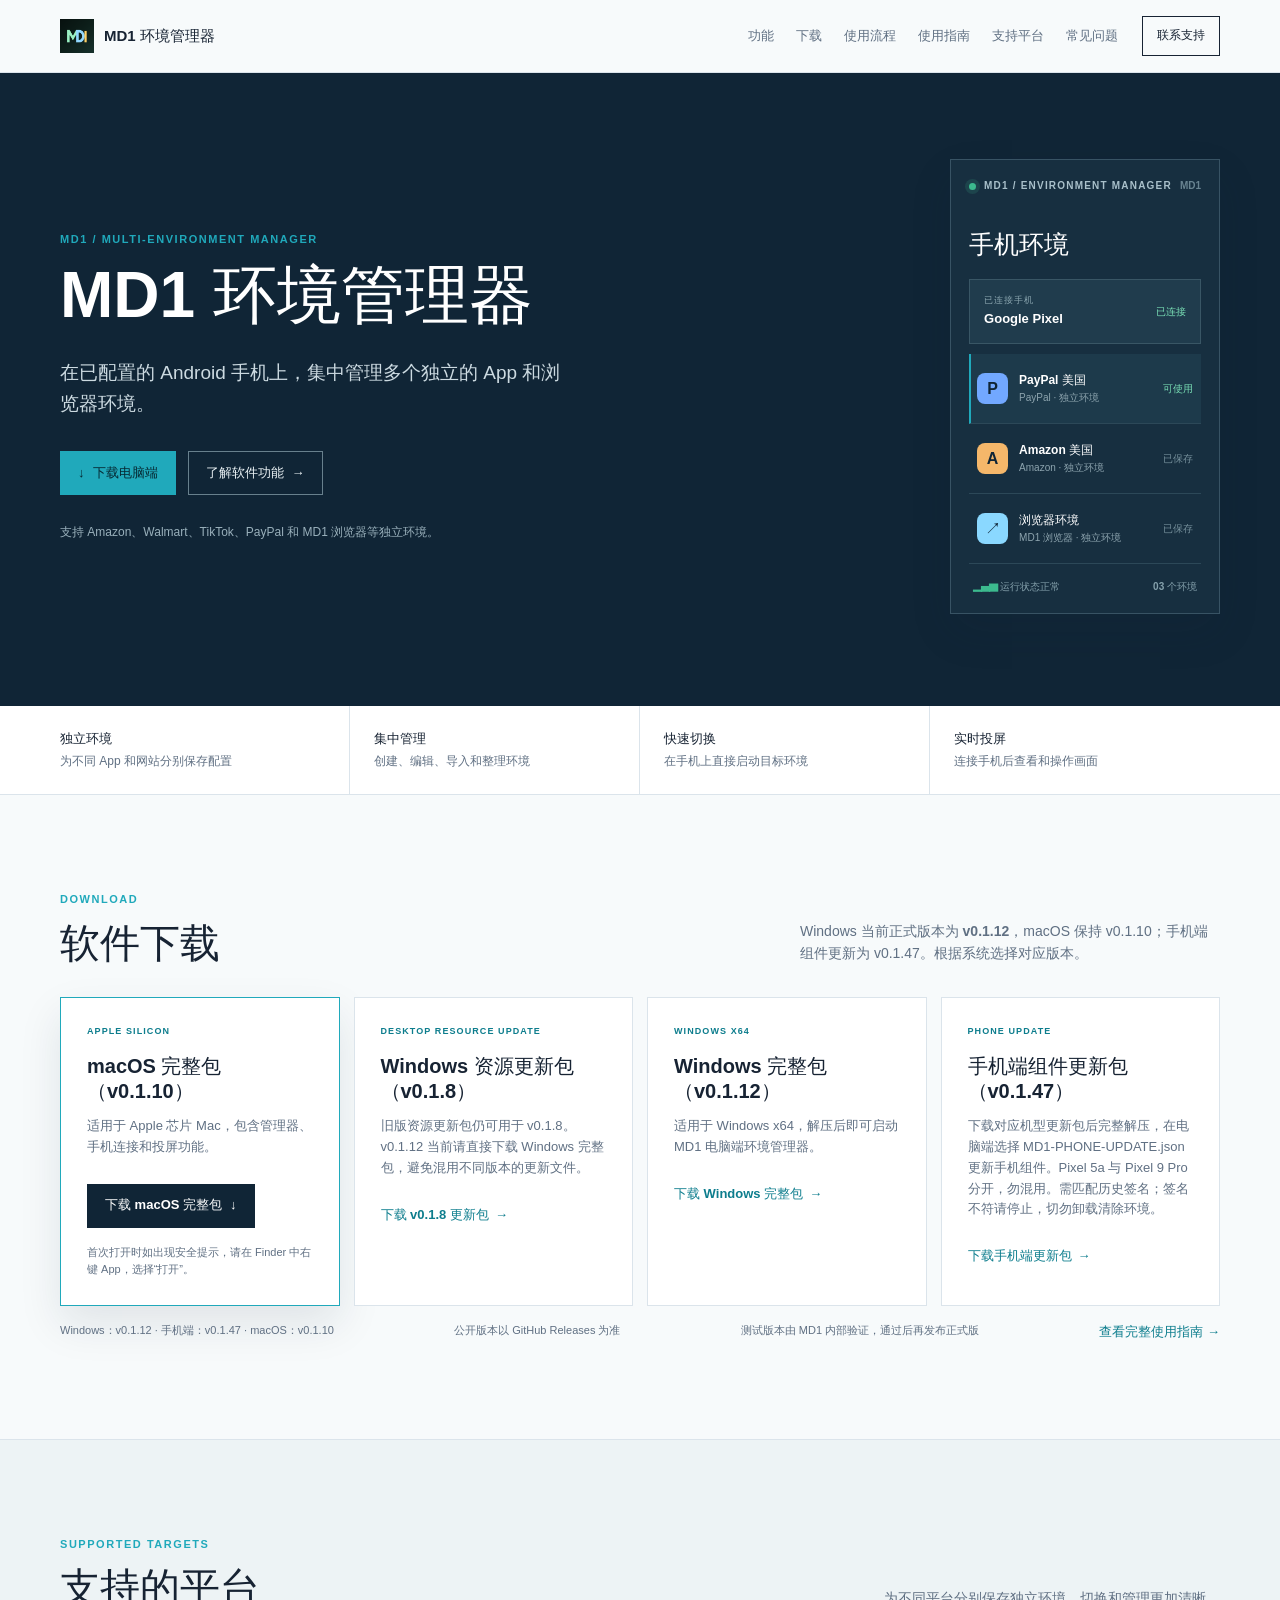
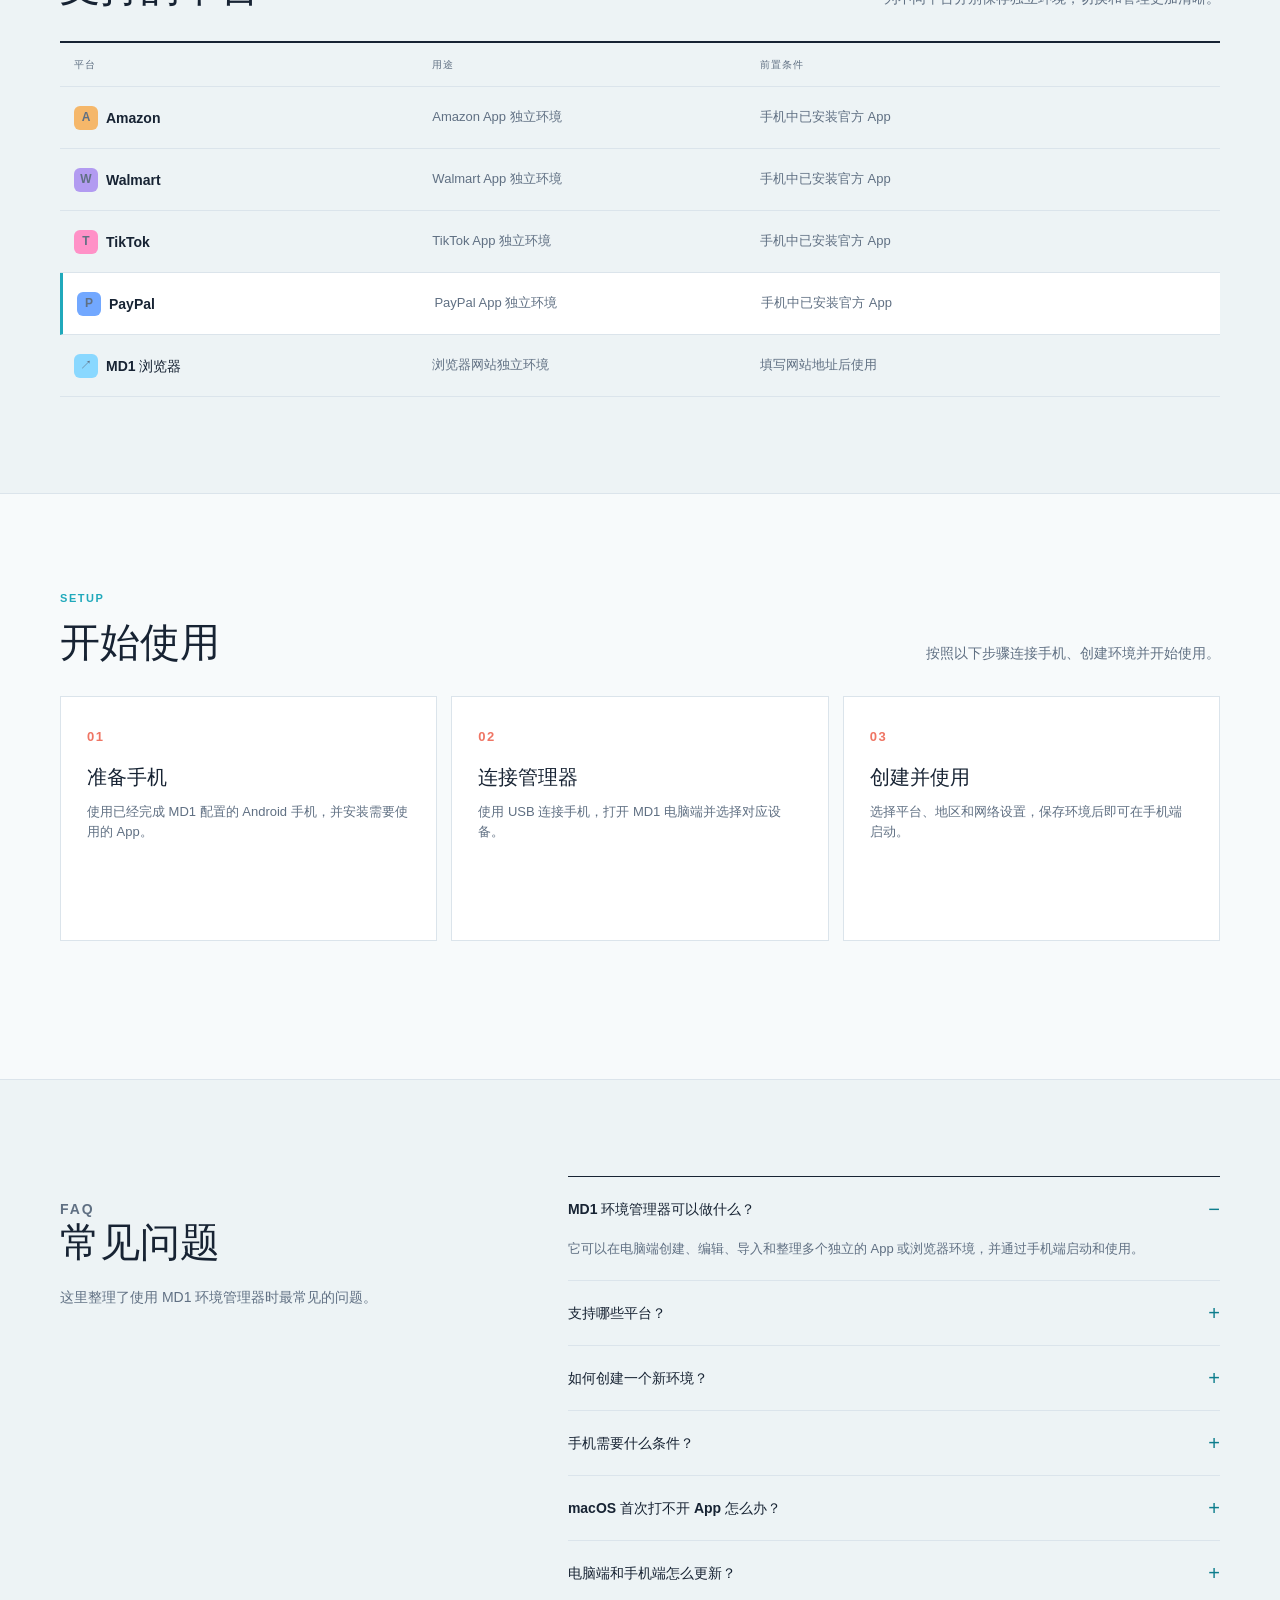
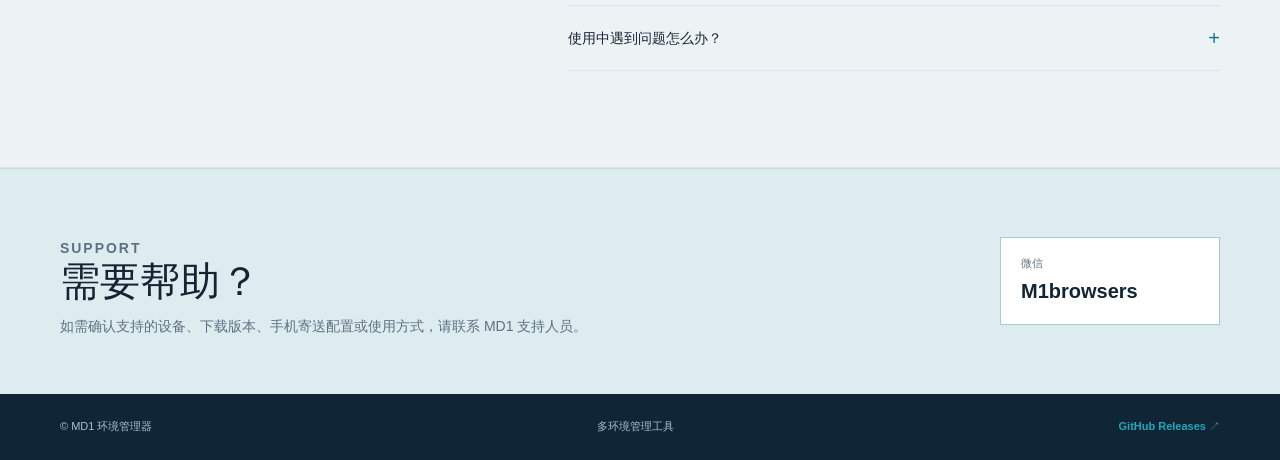
<file: index.html>
<!doctype html>
<html lang="zh-CN">
<head>
  <meta charset="utf-8">
  <meta name="viewport" content="width=device-width, initial-scale=1">
  <meta name="description" content="MD1 环境管理器：在已配置的 Android 手机上管理多个独立的 App 和浏览器环境。">
  <title>MD1 环境管理器 | 多环境管理工具</title>
  <link rel="icon" type="image/png" href="assets/md1-logo.png">
  <link rel="stylesheet" href="styles.css">
</head>
<body>
  <header class="site-header">
    <div class="shell header-inner">
      <a class="brand" href="#top" aria-label="MD1 首页">
        <img src="assets/md1-logo.png" alt="MD1">
        <span>MD1 环境管理器</span>
      </a>
      <nav class="top-nav" aria-label="主导航">
        <a href="#features">功能</a>
        <a href="#download">下载</a>
        <a href="#setup">使用流程</a>
        <a href="guide.html">使用指南</a>
        <a href="#platforms">支持平台</a>
        <a href="#faq">常见问题</a>
      </nav>
      <a class="header-contact" href="#contact">联系支持</a>
    </div>
  </header>

  <main id="top">
    <section class="hero-band">
      <div class="shell hero-grid">
        <div class="hero-copy">
          <p class="eyebrow">MD1 / MULTI-ENVIRONMENT MANAGER</p>
          <h1>MD1 环境管理器</h1>
          <p class="hero-lede">在已配置的 Android 手机上，集中管理多个独立的 App 和浏览器环境。</p>
          <div class="hero-actions">
            <a class="button button-primary" href="#download"><span aria-hidden="true">↓</span> 下载电脑端</a>
            <a class="button button-quiet" href="#features">了解软件功能 <span aria-hidden="true">→</span></a>
          </div>
          <p class="hero-note">支持 Amazon、Walmart、TikTok、PayPal 和 MD1 浏览器等独立环境。</p>
        </div>
        <div class="console-preview" aria-label="MD1 环境管理器界面示意">
          <div class="preview-topline">
            <span class="status-dot"></span>
            <span>MD1 / ENVIRONMENT MANAGER</span>
            <span class="preview-version">MD1</span>
          </div>
          <div class="preview-title">手机环境</div>
          <div class="preview-device">
            <div>
              <span class="preview-label">已连接手机</span>
              <strong>Google Pixel</strong>
            </div>
            <span class="device-state">已连接</span>
          </div>
          <div class="preview-list">
            <div class="preview-row active">
              <span class="platform-mark paypal-mark">P</span>
              <span><strong>PayPal 美国</strong><small>PayPal · 独立环境</small></span>
              <span class="row-state">可使用</span>
            </div>
            <div class="preview-row">
              <span class="platform-mark amazon-mark">A</span>
              <span><strong>Amazon 美国</strong><small>Amazon · 独立环境</small></span>
              <span class="row-state muted">已保存</span>
            </div>
            <div class="preview-row">
              <span class="platform-mark browser-mark">↗</span>
              <span><strong>浏览器环境</strong><small>MD1 浏览器 · 独立环境</small></span>
              <span class="row-state muted">已保存</span>
            </div>
          </div>
          <div class="preview-footer">
            <span><span class="signal-bars" aria-hidden="true">▂▅▇</span> 运行状态正常</span>
            <span>03 个环境</span>
          </div>
        </div>
      </div>
    </section>

    <section class="trust-strip" id="features">
      <div class="shell trust-grid">
        <div><strong>独立环境</strong><span>为不同 App 和网站分别保存配置</span></div>
        <div><strong>集中管理</strong><span>创建、编辑、导入和整理环境</span></div>
        <div><strong>快速切换</strong><span>在手机上直接启动目标环境</span></div>
        <div><strong>实时投屏</strong><span>连接手机后查看和操作画面</span></div>
      </div>
    </section>

    <section class="section" id="download">
      <div class="shell">
        <div class="section-heading">
          <div>
            <p class="eyebrow">DOWNLOAD</p>
            <h2>软件下载</h2>
          </div>
          <p>Windows 当前正式版本为 <strong>v0.1.12</strong>，macOS 保持 v0.1.10；手机端组件更新为 v0.1.47。根据系统选择对应版本。</p>
        </div>
        <div class="download-grid">
          <article class="download-card featured">
            <div class="card-kicker">APPLE SILICON</div>
            <h3>macOS 完整包（v0.1.10）</h3>
            <p>适用于 Apple 芯片 Mac，包含管理器、手机连接和投屏功能。</p>
            <a class="button button-dark" href="https://github.com/weilonglee007/MD1-website/releases/download/v0.1.10/MD1-Desktop-Mac-arm64-Full-v0.1.10.zip">下载 macOS 完整包 <span aria-hidden="true">↓</span></a>
            <small>首次打开时如出现安全提示，请在 Finder 中右键 App，选择“打开”。</small>
          </article>
          <article class="download-card">
            <div class="card-kicker">DESKTOP RESOURCE UPDATE</div>
            <h3>Windows 资源更新包（v0.1.8）</h3>
            <p>旧版资源更新包仍可用于 v0.1.8。v0.1.12 当前请直接下载 Windows 完整包，避免混用不同版本的更新文件。</p>
            <a class="text-link" href="https://github.com/weilonglee007/MD1-website/releases/download/v0.1.8/MD1-Desktop-Windows-x64-Update-v0.1.8.app.asar">下载 v0.1.8 更新包 <span aria-hidden="true">→</span></a>
          </article>
          <article class="download-card">
            <div class="card-kicker">WINDOWS X64</div>
            <h3>Windows 完整包（v0.1.12）</h3>
            <p>适用于 Windows x64，解压后即可启动 MD1 电脑端环境管理器。</p>
            <a class="text-link" href="https://github.com/weilonglee007/MD1-website/releases/download/v0.1.12/MD1-Desktop-Windows-x64-Full-v0.1.12.zip">下载 Windows 完整包 <span aria-hidden="true">→</span></a>
          </article>
          <article class="download-card">
            <div class="card-kicker">PHONE UPDATE</div>
            <h3>手机端组件更新包（v0.1.47）</h3>
            <p>下载对应机型更新包后完整解压，在电脑端选择 MD1-PHONE-UPDATE.json 更新手机组件。Pixel 5a 与 Pixel 9 Pro 分开，勿混用。需匹配历史签名；签名不符请停止，切勿卸载清除环境。</p>
            <a class="text-link" href="https://github.com/weilonglee007/MD1-website/releases/tag/phone-v0.1.47">下载手机端更新包 <span aria-hidden="true">→</span></a>
          </article>
        </div>
        <div class="release-line">
          <span>Windows：v0.1.12 · 手机端：v0.1.47 · macOS：v0.1.10</span>
          <span>公开版本以 GitHub Releases 为准</span>
          <span>测试版本由 MD1 内部验证，通过后再发布正式版</span>
          <a class="text-link release-guide-link" href="guide.html">查看完整使用指南 →</a>
        </div>
      </div>
    </section>

    <section class="section section-alt" id="platforms">
      <div class="shell">
        <div class="section-heading">
          <div>
            <p class="eyebrow">SUPPORTED TARGETS</p>
            <h2>支持的平台</h2>
          </div>
          <p>为不同平台分别保存独立环境，切换和管理更加清晰。</p>
        </div>
        <div class="platform-table" role="table" aria-label="支持的平台">
          <div class="platform-row platform-head" role="row">
            <span>平台</span><span>用途</span><span>前置条件</span>
          </div>
          <div class="platform-row" role="row">
            <strong><span class="mini-mark amazon-mark">A</span>Amazon</strong><span>Amazon App 独立环境</span><span>手机中已安装官方 App</span>
          </div>
          <div class="platform-row" role="row">
            <strong><span class="mini-mark walmart-mark">W</span>Walmart</strong><span>Walmart App 独立环境</span><span>手机中已安装官方 App</span>
          </div>
          <div class="platform-row" role="row">
            <strong><span class="mini-mark tiktok-mark">T</span>TikTok</strong><span>TikTok App 独立环境</span><span>手机中已安装官方 App</span>
          </div>
          <div class="platform-row highlighted" role="row">
            <strong><span class="mini-mark paypal-mark">P</span>PayPal</strong><span>PayPal App 独立环境</span><span>手机中已安装官方 App</span>
          </div>
          <div class="platform-row" role="row">
            <strong><span class="mini-mark browser-mark">↗</span>MD1 浏览器</strong><span>浏览器网站独立环境</span><span>填写网站地址后使用</span>
          </div>
        </div>
      </div>
    </section>

    <section class="section" id="setup">
      <div class="shell">
        <div class="section-heading">
          <div>
            <p class="eyebrow">SETUP</p>
            <h2>开始使用</h2>
          </div>
          <p>按照以下步骤连接手机、创建环境并开始使用。</p>
        </div>
        <div class="steps-grid">
          <article class="step">
            <span class="step-number">01</span>
            <h3>准备手机</h3>
            <p>使用已经完成 MD1 配置的 Android 手机，并安装需要使用的 App。</p>
          </article>
          <article class="step">
            <span class="step-number">02</span>
            <h3>连接管理器</h3>
            <p>使用 USB 连接手机，打开 MD1 电脑端并选择对应设备。</p>
          </article>
          <article class="step">
            <span class="step-number">03</span>
            <h3>创建并使用</h3>
            <p>选择平台、地区和网络设置，保存环境后即可在手机端启动。</p>
          </article>
        </div>
      </div>
    </section>

    <section class="section section-alt" id="faq">
      <div class="shell faq-layout">
        <div class="section-heading">
          <p class="eyebrow">FAQ</p>
          <h2>常见问题</h2>
          <p>这里整理了使用 MD1 环境管理器时最常见的问题。</p>
        </div>
        <div class="faq-list">
          <details open>
            <summary>MD1 环境管理器可以做什么？</summary>
            <p>它可以在电脑端创建、编辑、导入和整理多个独立的 App 或浏览器环境，并通过手机端启动和使用。</p>
          </details>
          <details>
            <summary>支持哪些平台？</summary>
            <p>目前支持 Amazon、Walmart、TikTok、PayPal 和 MD1 浏览器等环境。具体可用平台以电脑端显示为准。</p>
          </details>
          <details>
            <summary>如何创建一个新环境？</summary>
            <p>连接手机后，在电脑端选择目标平台，填写环境名称、地区和网络设置，保存后即可导入手机并启动。</p>
          </details>
          <details>
            <summary>手机需要什么条件？</summary>
            <p>目前支持 Google Pixel 系列手机。手机需要寄送给 MD1 支持人员完成系统配置后才能使用，客户不能直接在普通未配置手机上启用完整功能。</p>
          </details>
          <details>
            <summary>macOS 首次打不开 App 怎么办？</summary>
            <p>首次打开时如果出现安全提示，请在 Finder 中右键 App，选择“打开”。</p>
          </details>
          <details>
            <summary>电脑端和手机端怎么更新？</summary>
            <p>电脑端客户默认使用正式更新，启动后会自动检查并提示新版本。内部测试通道只放在左侧“测试更新”入口，并且需要密码才能检查和更新。原来的本地手动更新入口仍然保留。</p>
          </details>
          <details>
            <summary>使用中遇到问题怎么办？</summary>
            <p>请联系 MD1 支持人员，并提供电脑系统、手机型号和软件提示，方便快速确认问题。</p>
          </details>
        </div>
      </div>
    </section>

    <section class="contact-band" id="contact">
      <div class="shell contact-inner">
        <div>
          <p class="eyebrow">SUPPORT</p>
          <h2>需要帮助？</h2>
          <p>如需确认支持的设备、下载版本、手机寄送配置或使用方式，请联系 MD1 支持人员。</p>
        </div>
        <div class="contact-chip"><span>微信</span><strong>M1browsers</strong></div>
      </div>
    </section>
  </main>

  <footer class="site-footer">
    <div class="shell footer-inner">
      <span>© MD1 环境管理器</span>
      <span>多环境管理工具</span>
      <a href="https://github.com/weilonglee007/MD1-website/releases/latest">GitHub Releases ↗</a>
    </div>
  </footer>
</body>
</html>
</file>
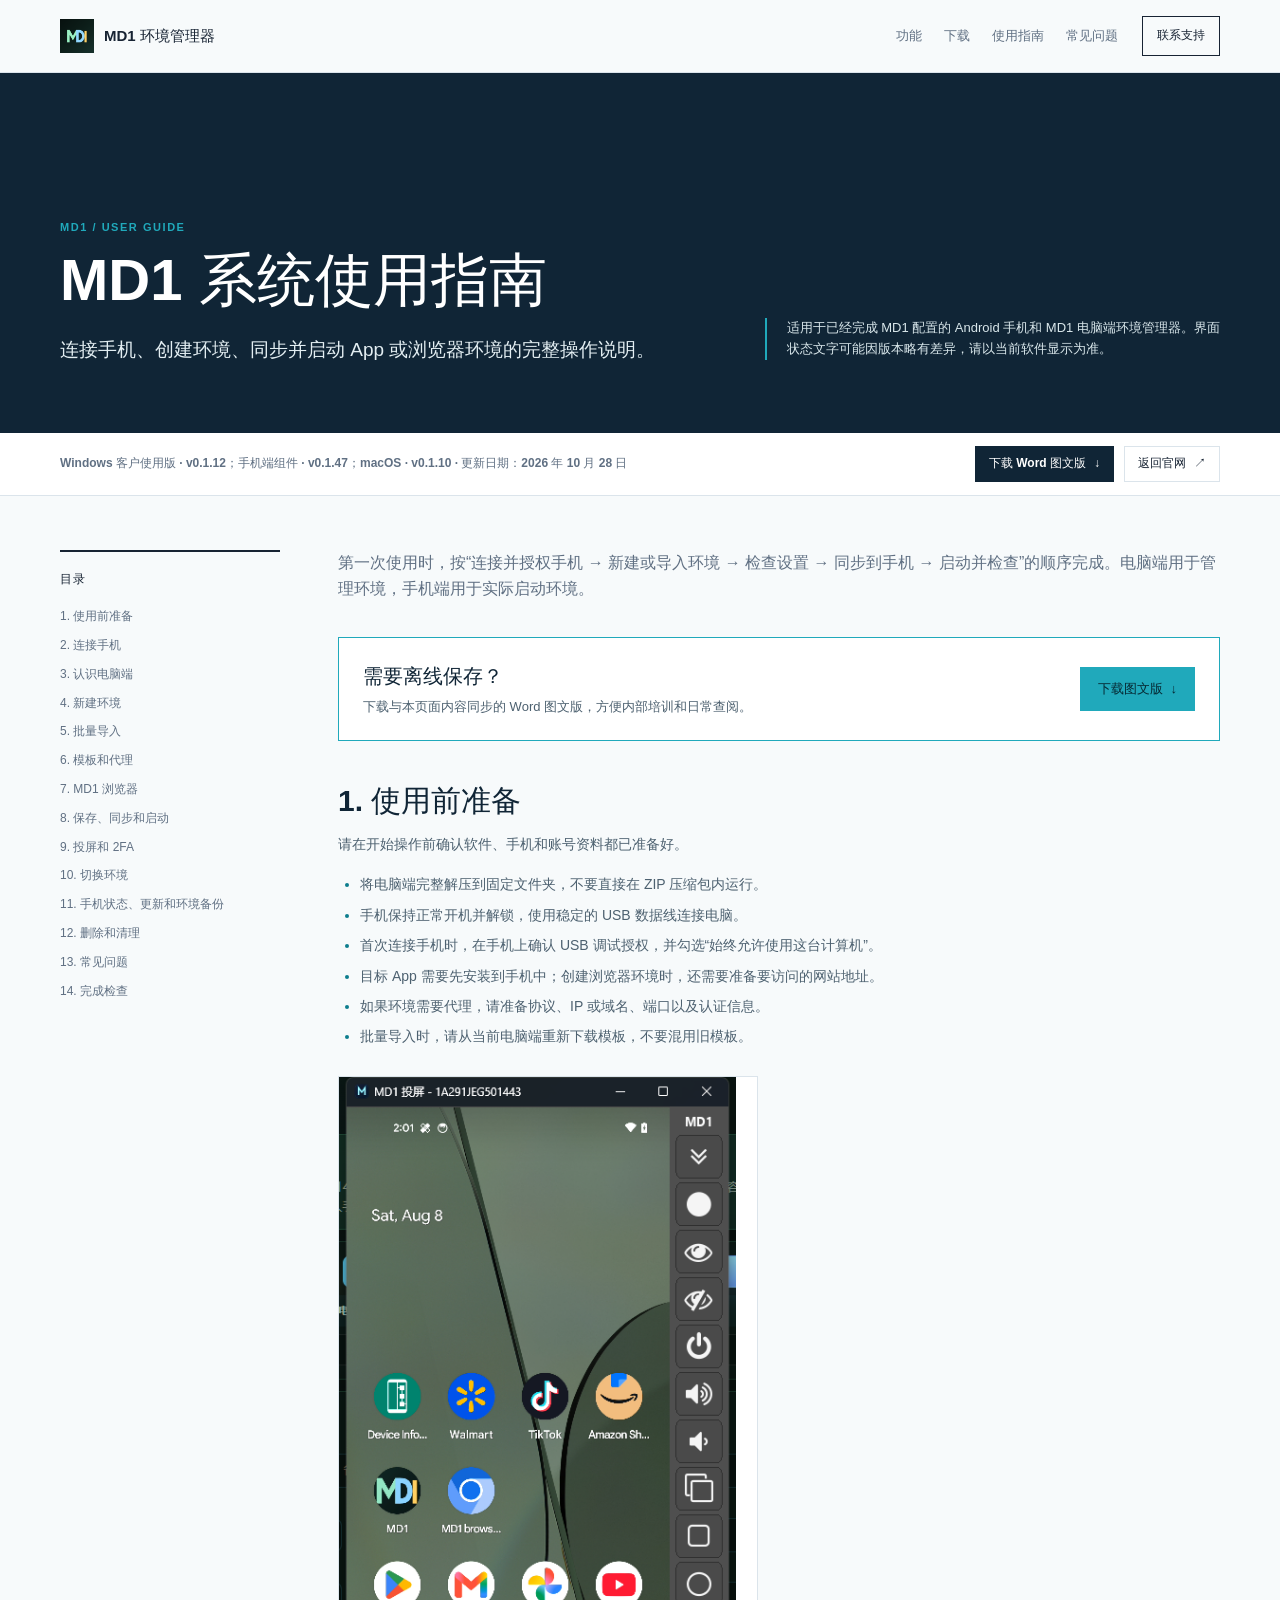
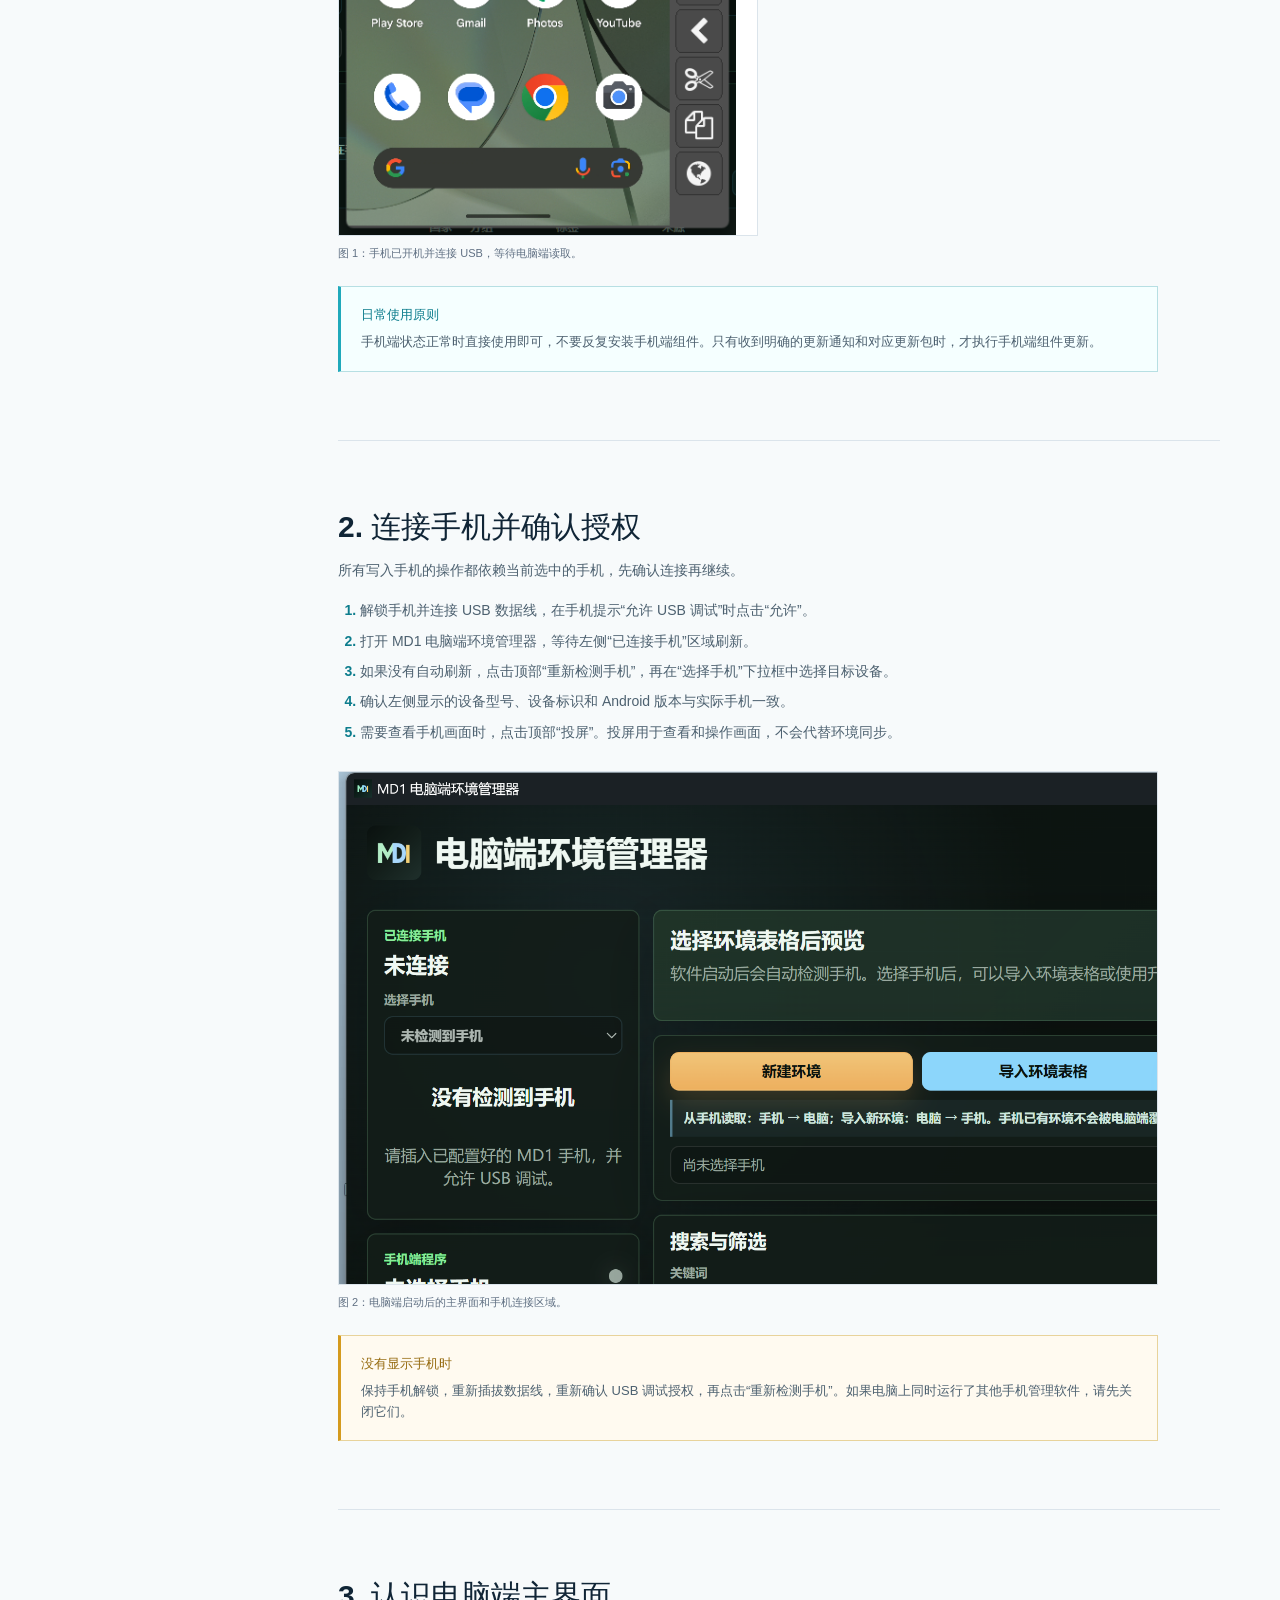
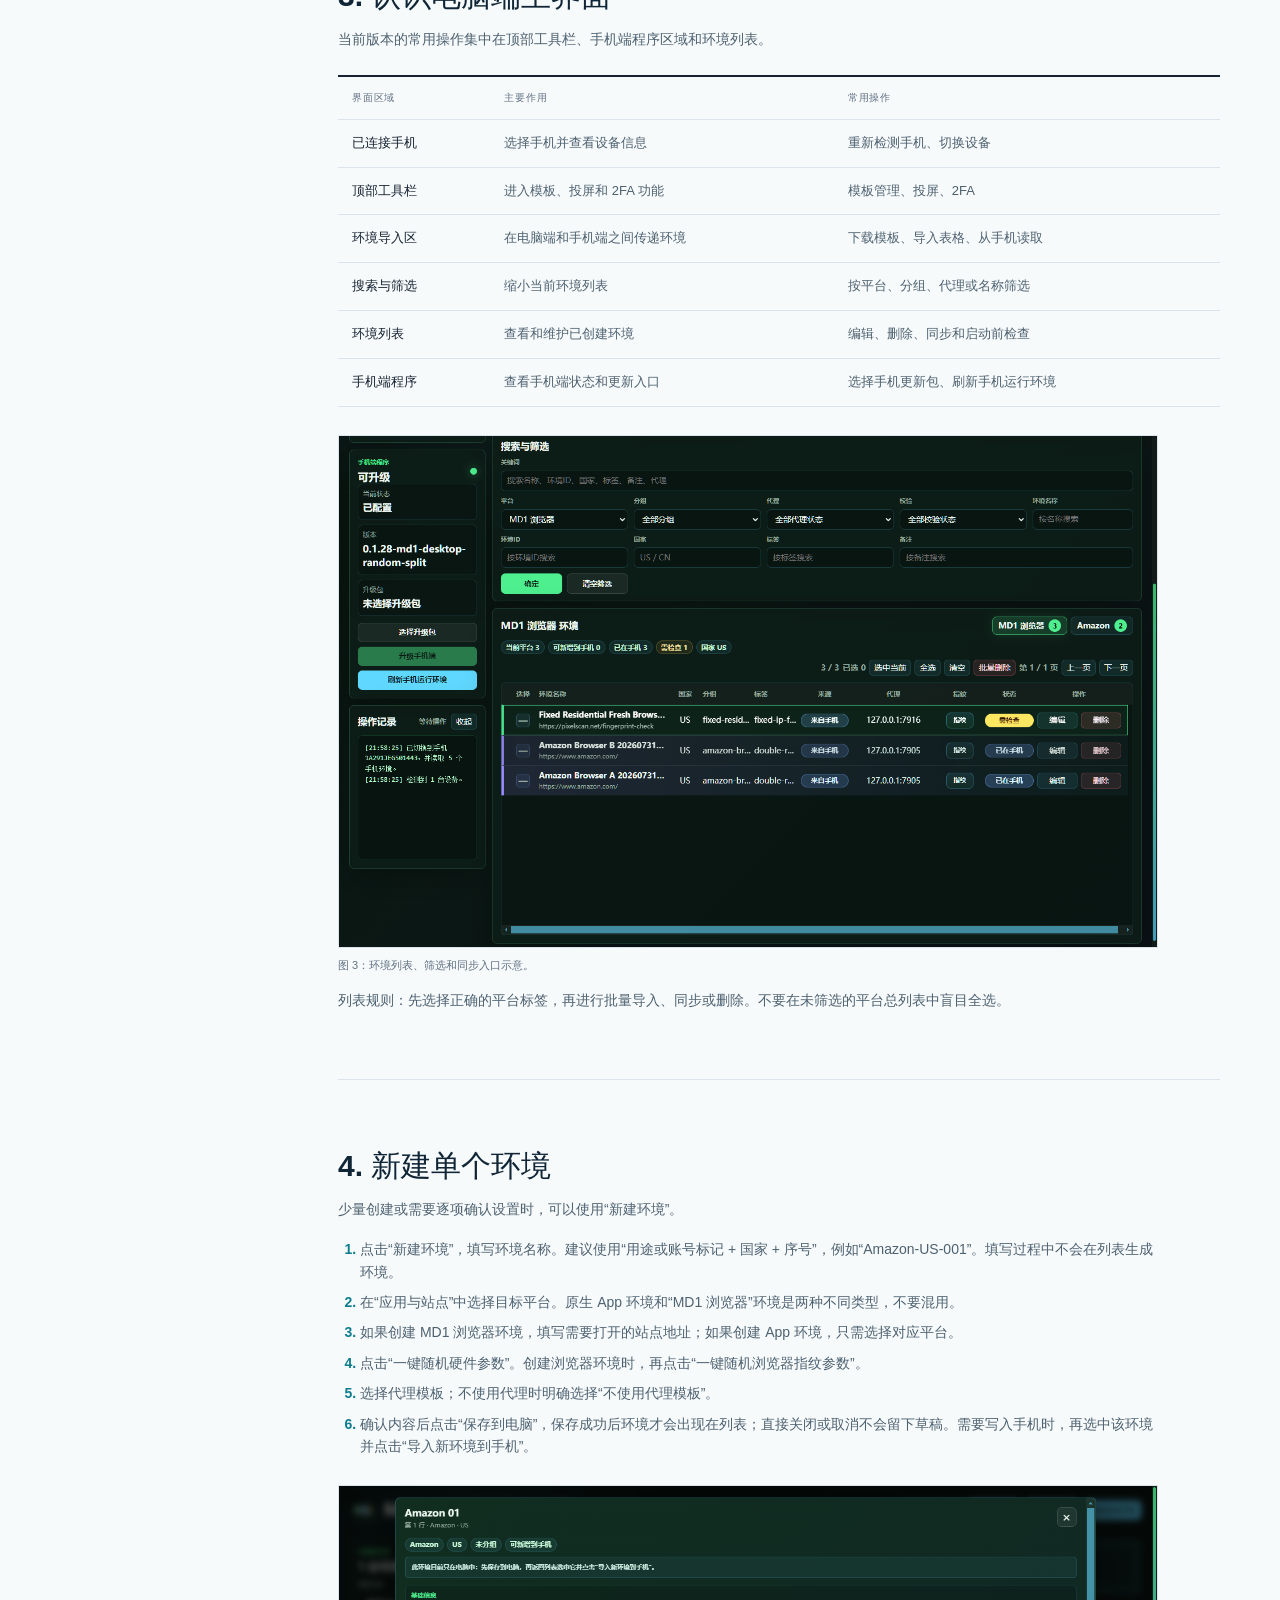
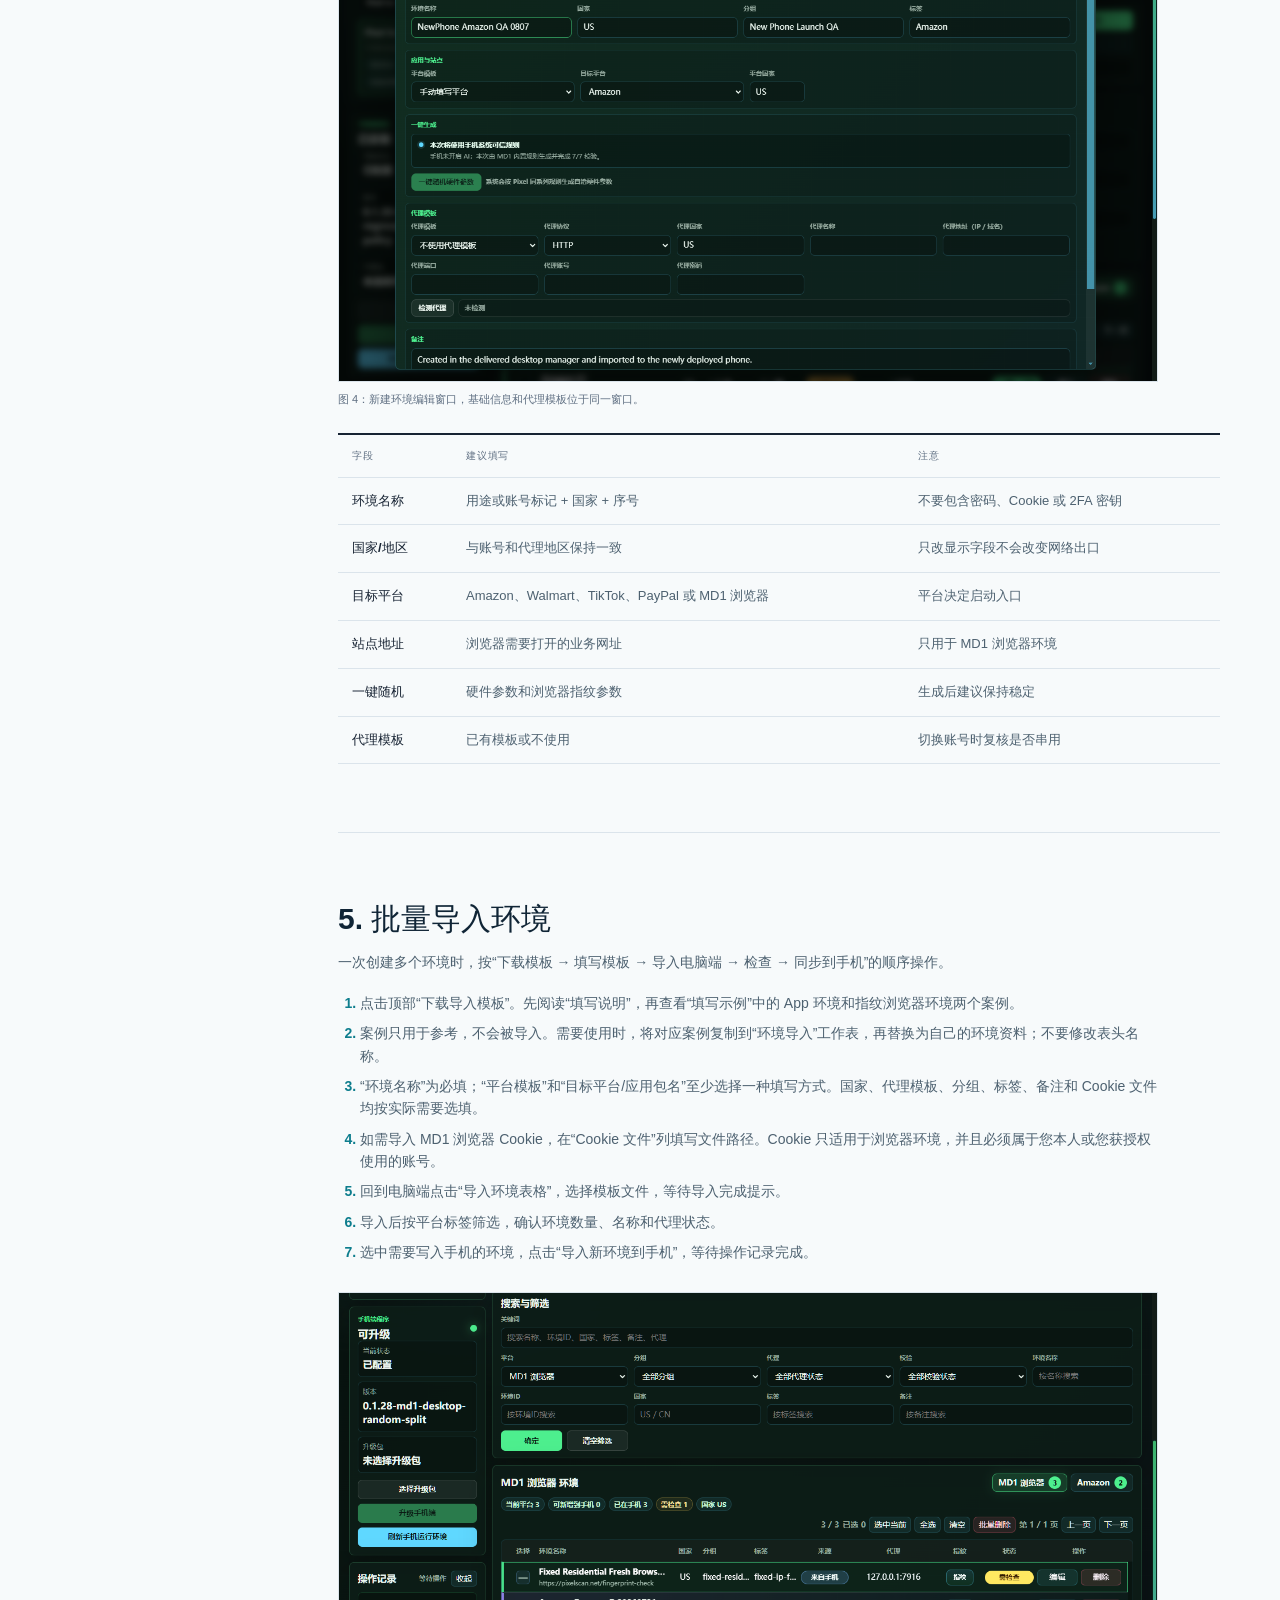
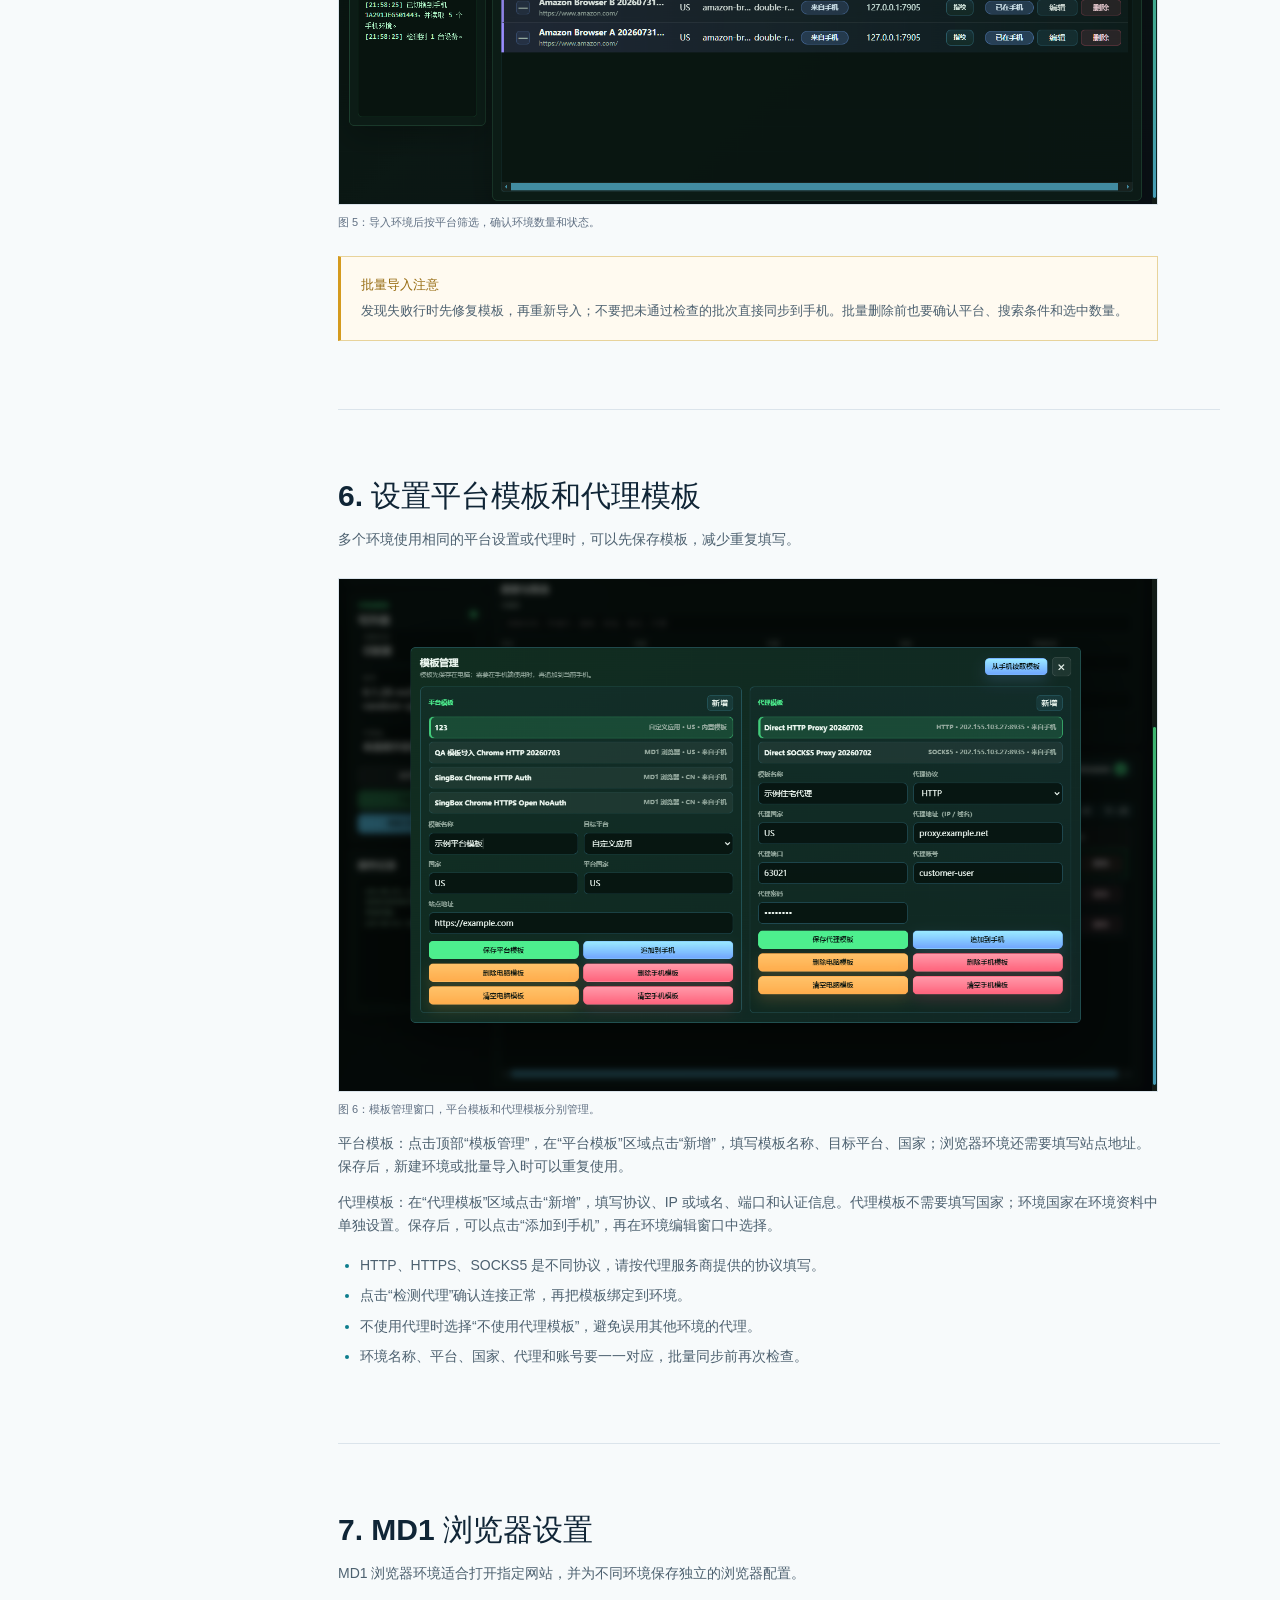
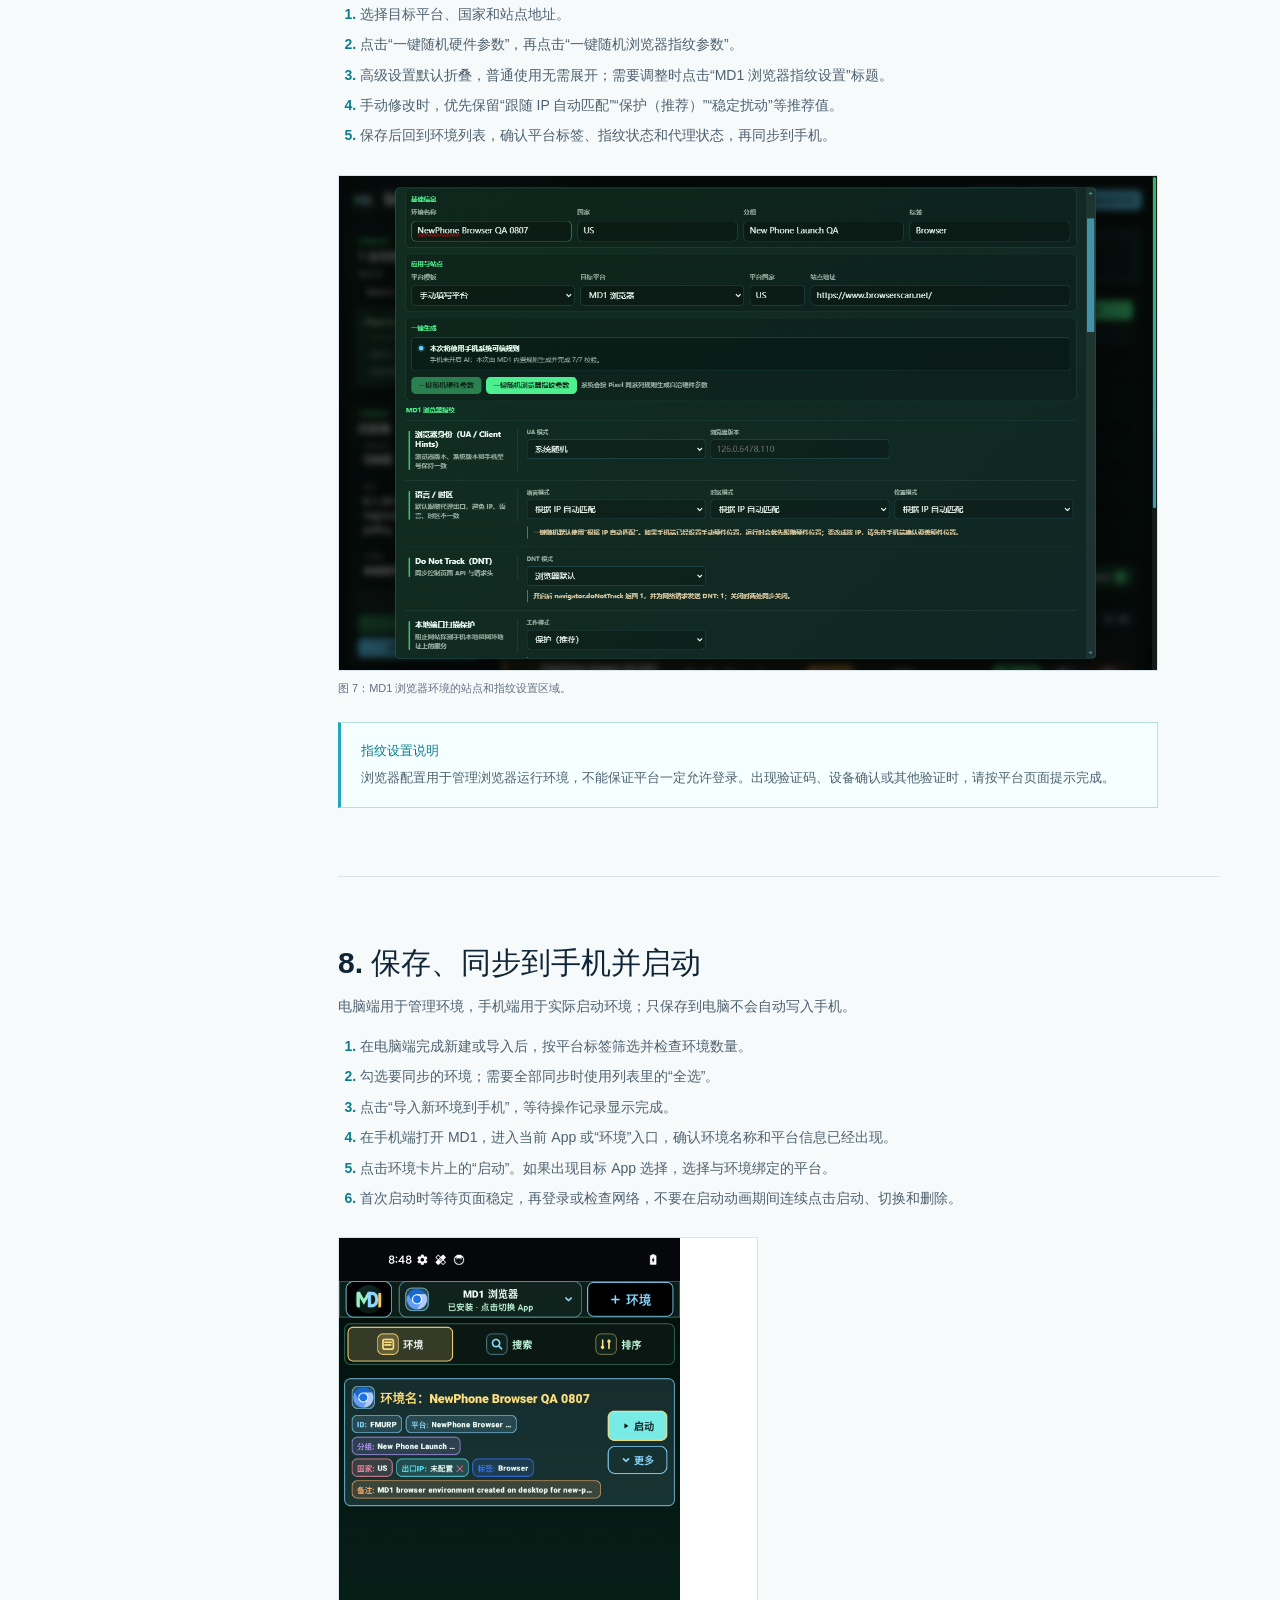
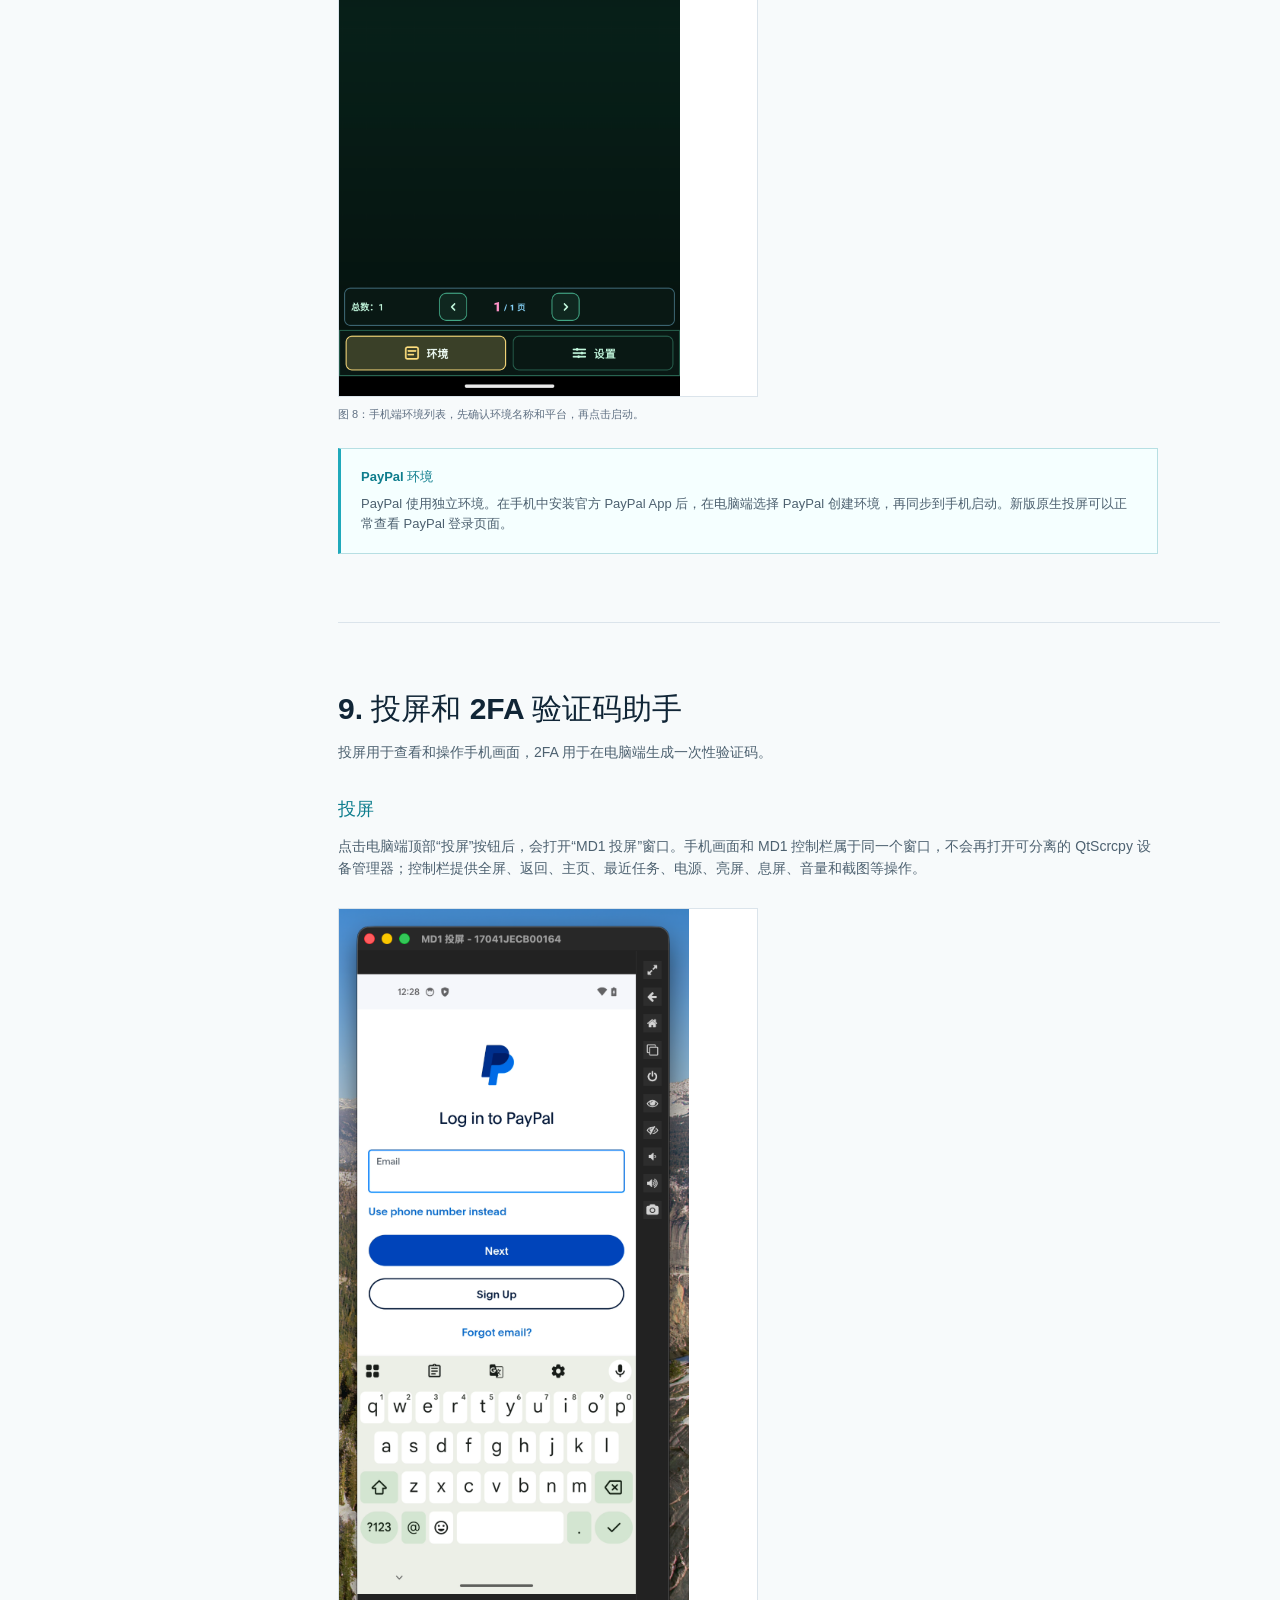
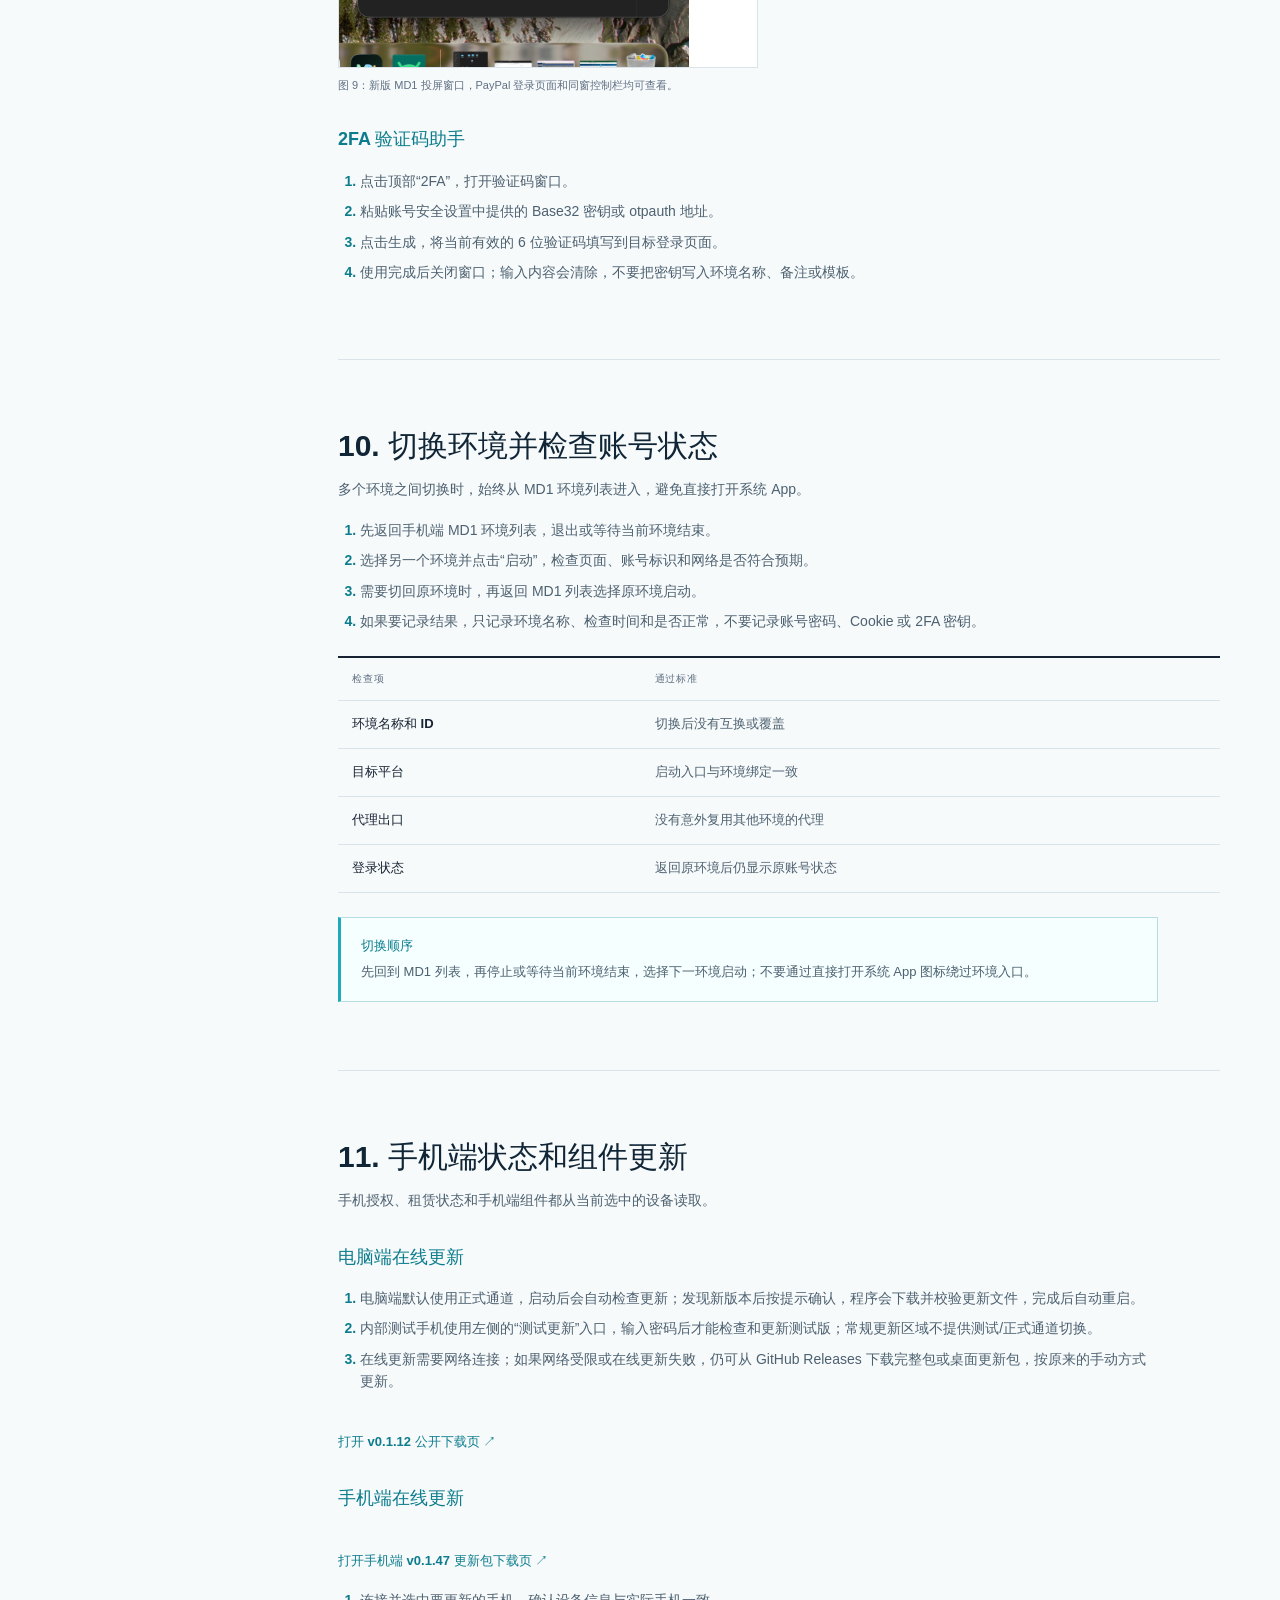
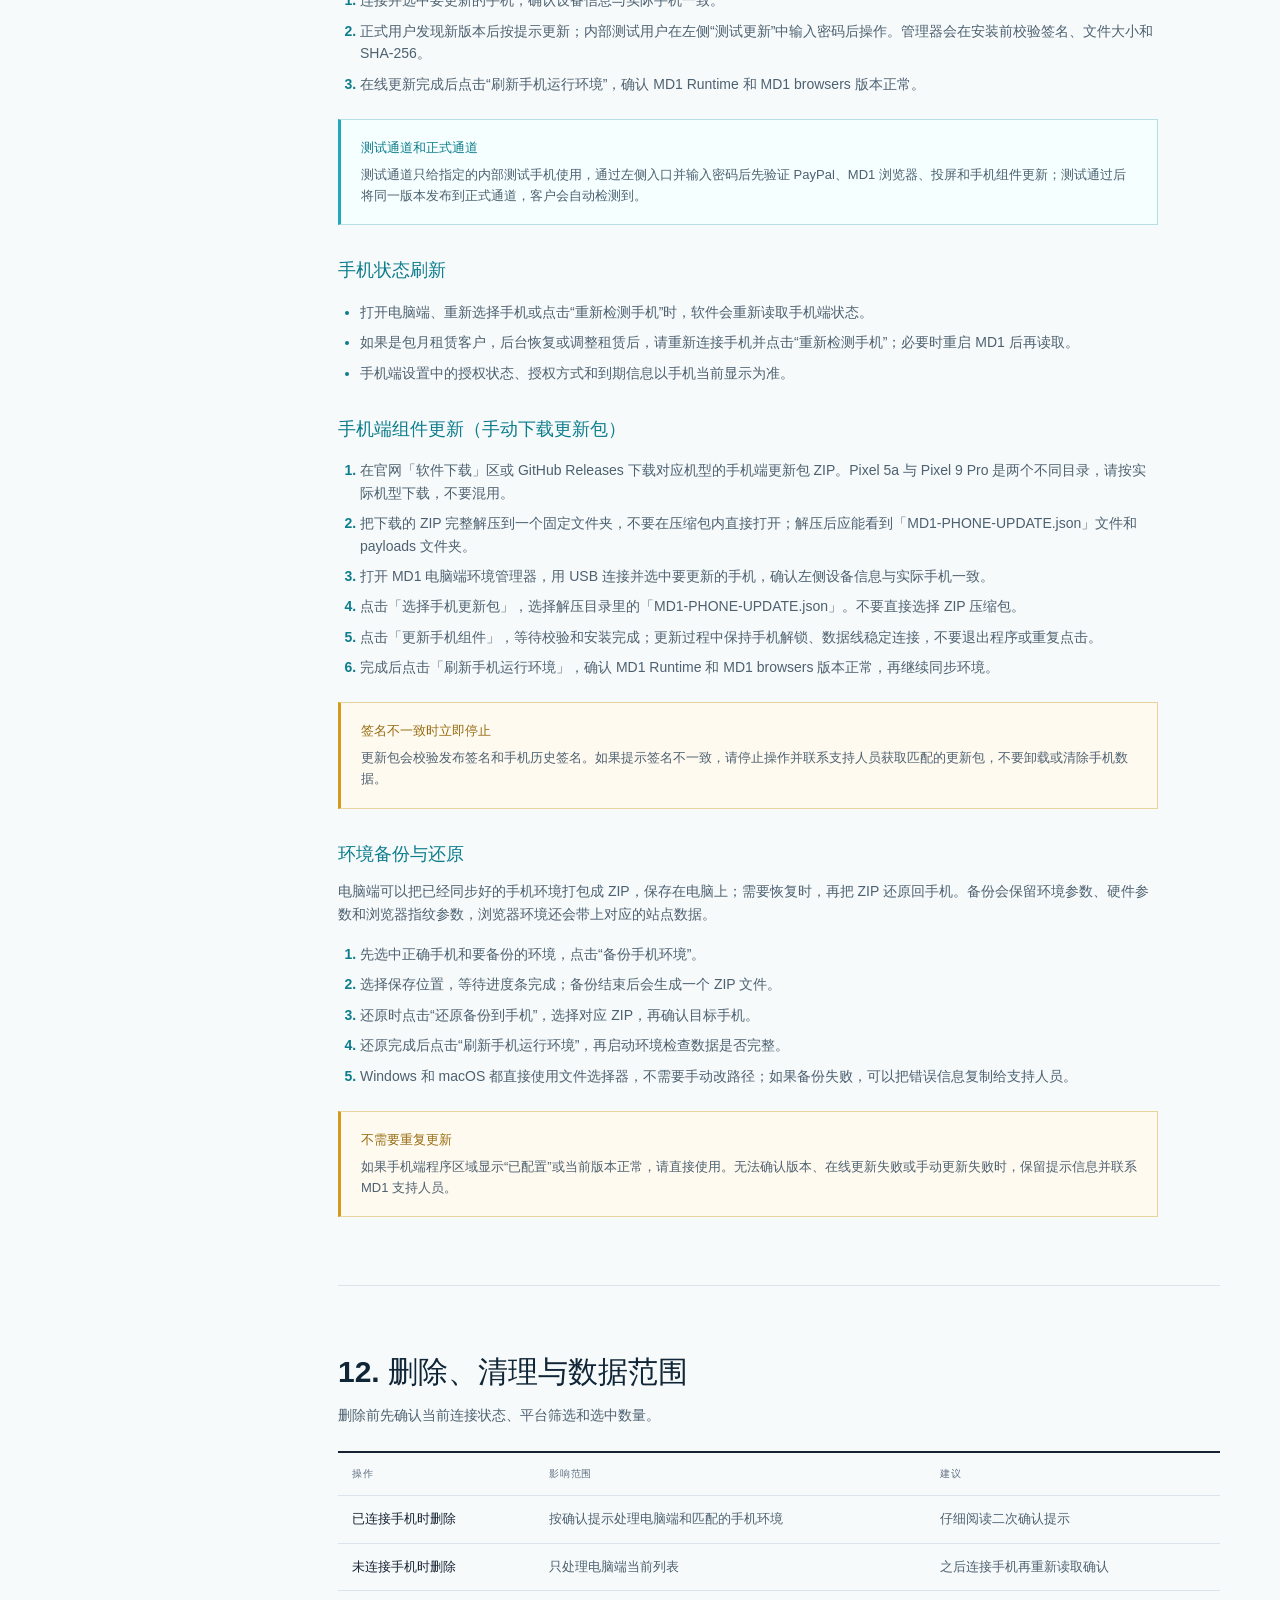
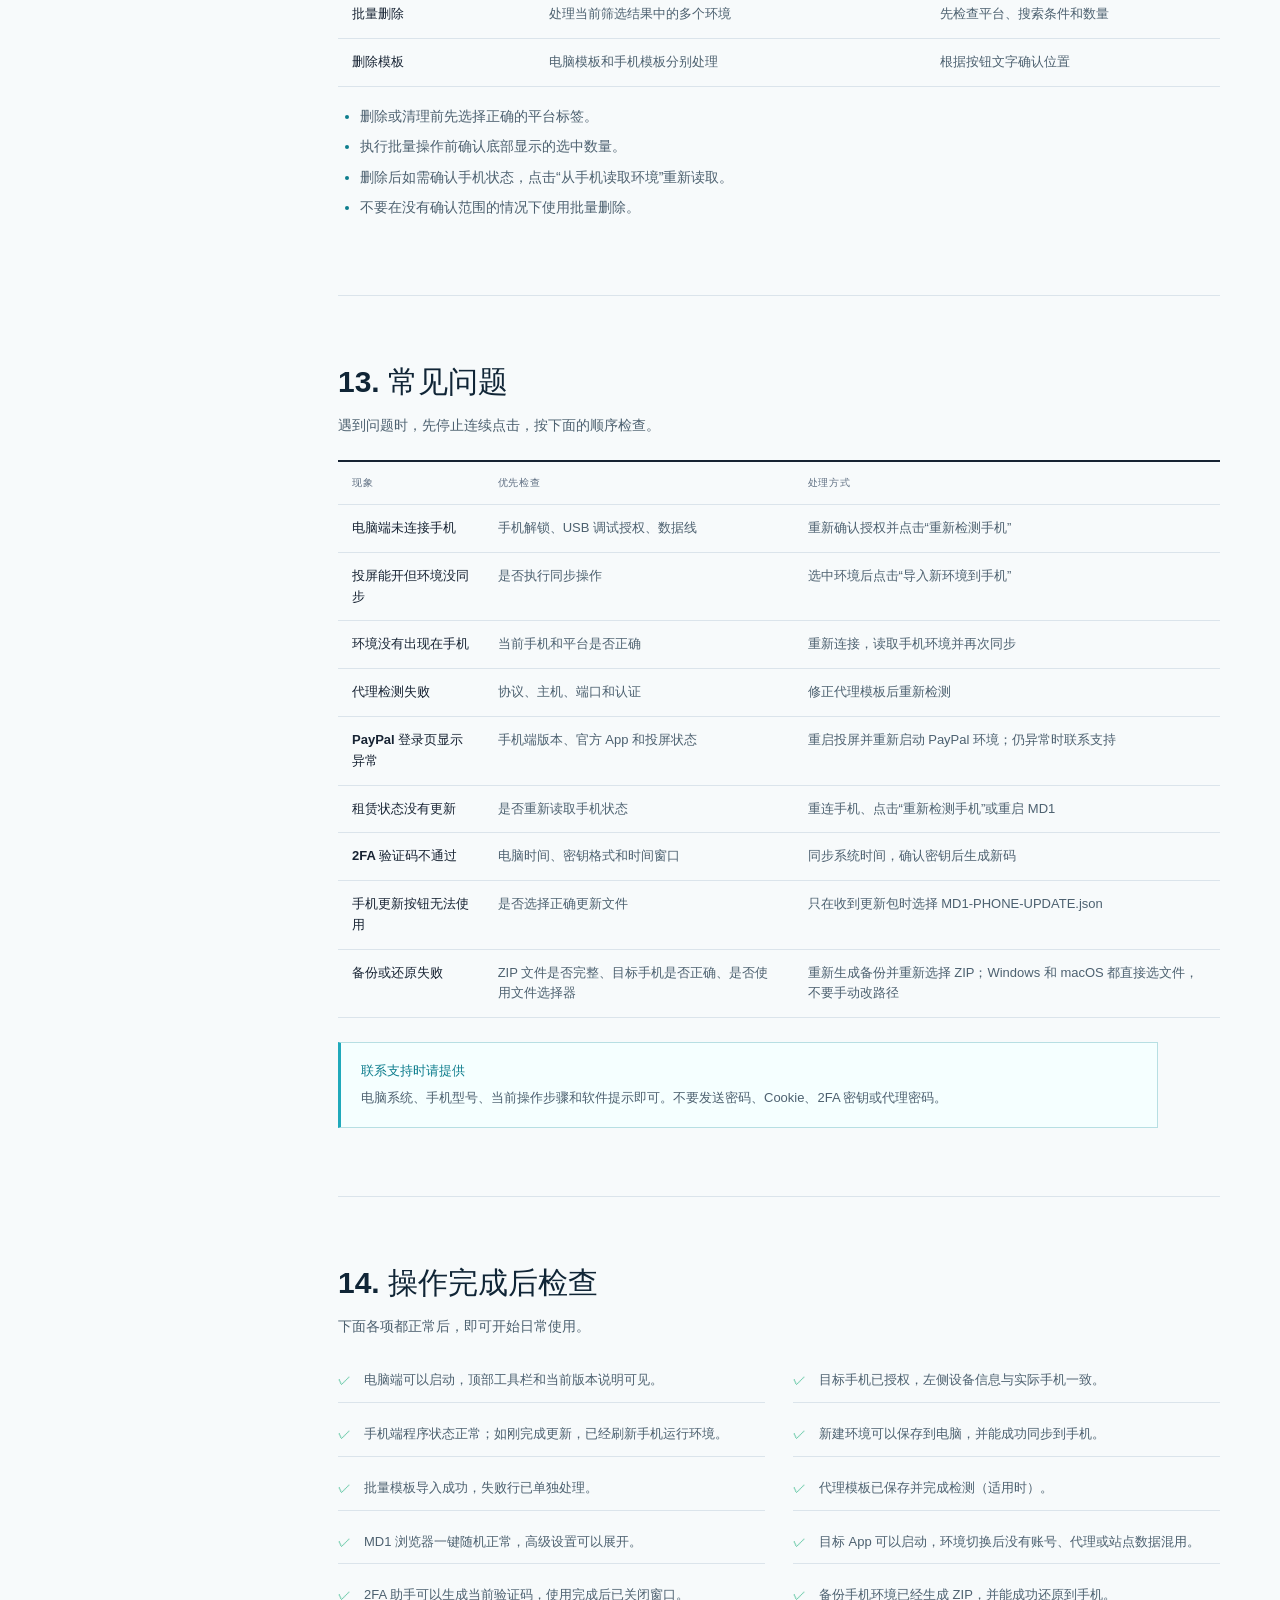
<file: guide.html>
<!doctype html>
<html lang="zh-CN">
<head>
  <meta charset="utf-8">
  <meta name="viewport" content="width=device-width, initial-scale=1">
  <meta name="description" content="MD1 系统使用指南：连接手机、创建环境、同步并启动 App 或浏览器环境。">
  <title>MD1 系统使用指南</title>
  <link rel="icon" type="image/png" href="assets/md1-logo.png">
  <link rel="stylesheet" href="styles.css">
  <link rel="stylesheet" href="guide.css">
</head>
<body class="guide-page">
  <header class="site-header">
    <div class="shell header-inner">
      <a class="brand" href="index.html" aria-label="MD1 首页">
        <img src="assets/md1-logo.png" alt="MD1">
        <span>MD1 环境管理器</span>
      </a>
      <nav class="top-nav" aria-label="主导航">
        <a href="index.html#features">功能</a>
        <a href="index.html#download">下载</a>
        <a href="guide.html">使用指南</a>
        <a href="index.html#faq">常见问题</a>
      </nav>
      <a class="header-contact" href="index.html#contact">联系支持</a>
    </div>
  </header>

  <main>
    <section class="guide-hero">
      <div class="shell guide-hero-inner">
        <div>
          <p class="eyebrow">MD1 / USER GUIDE</p>
          <h1>MD1 系统使用指南</h1>
          <p class="hero-lede">连接手机、创建环境、同步并启动 App 或浏览器环境的完整操作说明。</p>
        </div>
        <p class="guide-hero-note">适用于已经完成 MD1 配置的 Android 手机和 MD1 电脑端环境管理器。界面状态文字可能因版本略有差异，请以当前软件显示为准。</p>
      </div>
    </section>

    <section class="guide-toolbar">
      <div class="shell guide-toolbar-inner">
        <span class="guide-toolbar-label">Windows 客户使用版 · v0.1.12；手机端组件 · v0.1.47；macOS · v0.1.10 · 更新日期：2026 年 10 月 28 日</span>
        <div class="guide-toolbar-actions">
          <a class="button button-dark" href="guides/MD1系统使用指南-图文版-2026-08-31.docx" download>下载 Word 图文版 <span aria-hidden="true">↓</span></a>
          <a class="button button-quiet" href="index.html">返回官网 <span aria-hidden="true">↗</span></a>
        </div>
      </div>
    </section>

    <div class="shell guide-layout">
      <aside class="guide-toc" aria-label="指南目录">
        <strong>目录</strong>
        <a href="#prepare">1. 使用前准备</a>
        <a href="#connect">2. 连接手机</a>
        <a href="#interface">3. 认识电脑端</a>
        <a href="#single">4. 新建环境</a>
        <a href="#batch">5. 批量导入</a>
        <a href="#templates">6. 模板和代理</a>
        <a href="#browser">7. MD1 浏览器</a>
        <a href="#sync">8. 保存、同步和启动</a>
        <a href="#screenmirror">9. 投屏和 2FA</a>
        <a href="#switch">10. 切换环境</a>
        <a href="#phone-status">11. 手机状态、更新和环境备份</a>
        <a href="#cleanup">12. 删除和清理</a>
        <a href="#faq-guide">13. 常见问题</a>
        <a href="#finish">14. 完成检查</a>
      </aside>

      <article class="guide-content">
        <p class="guide-intro">第一次使用时，按“连接并授权手机 → 新建或导入环境 → 检查设置 → 同步到手机 → 启动并检查”的顺序完成。电脑端用于管理环境，手机端用于实际启动环境。</p>

        <div class="guide-download">
          <div>
            <h2>需要离线保存？</h2>
            <p>下载与本页面内容同步的 Word 图文版，方便内部培训和日常查阅。</p>
          </div>
          <a class="button button-primary" href="guides/MD1系统使用指南-图文版-2026-08-27.docx" download>下载图文版 <span aria-hidden="true">↓</span></a>
        </div>

        <section class="guide-section" id="prepare">
          <h2>1. 使用前准备</h2>
          <p>请在开始操作前确认软件、手机和账号资料都已准备好。</p>
          <ul>
            <li>将电脑端完整解压到固定文件夹，不要直接在 ZIP 压缩包内运行。</li>
            <li>手机保持正常开机并解锁，使用稳定的 USB 数据线连接电脑。</li>
            <li>首次连接手机时，在手机上确认 USB 调试授权，并勾选“始终允许使用这台计算机”。</li>
            <li>目标 App 需要先安装到手机中；创建浏览器环境时，还需要准备要访问的网站地址。</li>
            <li>如果环境需要代理，请准备协议、IP 或域名、端口以及认证信息。</li>
            <li>批量导入时，请从当前电脑端重新下载模板，不要混用旧模板。</li>
          </ul>
          <figure class="guide-figure phone">
            <img src="guides/assets/02-phone-home.png" alt="手机已开机并通过 USB 连接">
            <figcaption>图 1：手机已开机并连接 USB，等待电脑端读取。</figcaption>
          </figure>
          <div class="guide-callout">
            <strong>日常使用原则</strong>
            <p>手机端状态正常时直接使用即可，不要反复安装手机端组件。只有收到明确的更新通知和对应更新包时，才执行手机端组件更新。</p>
          </div>
        </section>

        <section class="guide-section" id="connect">
          <h2>2. 连接手机并确认授权</h2>
          <p>所有写入手机的操作都依赖当前选中的手机，先确认连接再继续。</p>
          <ol>
            <li>解锁手机并连接 USB 数据线，在手机提示“允许 USB 调试”时点击“允许”。</li>
            <li>打开 MD1 电脑端环境管理器，等待左侧“已连接手机”区域刷新。</li>
            <li>如果没有自动刷新，点击顶部“重新检测手机”，再在“选择手机”下拉框中选择目标设备。</li>
            <li>确认左侧显示的设备型号、设备标识和 Android 版本与实际手机一致。</li>
            <li>需要查看手机画面时，点击顶部“投屏”。投屏用于查看和操作画面，不会代替环境同步。</li>
          </ol>
          <figure class="guide-figure">
            <img src="guides/assets/01-desktop-home.png" alt="MD1 电脑端主界面">
            <figcaption>图 2：电脑端启动后的主界面和手机连接区域。</figcaption>
          </figure>
          <div class="guide-callout warning">
            <strong>没有显示手机时</strong>
            <p>保持手机解锁，重新插拔数据线，重新确认 USB 调试授权，再点击“重新检测手机”。如果电脑上同时运行了其他手机管理软件，请先关闭它们。</p>
          </div>
        </section>

        <section class="guide-section" id="interface">
          <h2>3. 认识电脑端主界面</h2>
          <p>当前版本的常用操作集中在顶部工具栏、手机端程序区域和环境列表。</p>
          <div class="guide-table-wrap">
            <table class="guide-table">
              <thead><tr><th>界面区域</th><th>主要作用</th><th>常用操作</th></tr></thead>
              <tbody>
                <tr><td>已连接手机</td><td>选择手机并查看设备信息</td><td>重新检测手机、切换设备</td></tr>
                <tr><td>顶部工具栏</td><td>进入模板、投屏和 2FA 功能</td><td>模板管理、投屏、2FA</td></tr>
                <tr><td>环境导入区</td><td>在电脑端和手机端之间传递环境</td><td>下载模板、导入表格、从手机读取</td></tr>
                <tr><td>搜索与筛选</td><td>缩小当前环境列表</td><td>按平台、分组、代理或名称筛选</td></tr>
                <tr><td>环境列表</td><td>查看和维护已创建环境</td><td>编辑、删除、同步和启动前检查</td></tr>
                <tr><td>手机端程序</td><td>查看手机端状态和更新入口</td><td>选择手机更新包、刷新手机运行环境</td></tr>
              </tbody>
            </table>
          </div>
          <figure class="guide-figure">
            <img src="guides/assets/03-environment-list.png" alt="MD1 环境列表、筛选和同步入口">
            <figcaption>图 3：环境列表、筛选和同步入口示意。</figcaption>
          </figure>
          <p>列表规则：先选择正确的平台标签，再进行批量导入、同步或删除。不要在未筛选的平台总列表中盲目全选。</p>
        </section>

        <section class="guide-section" id="single">
          <h2>4. 新建单个环境</h2>
          <p>少量创建或需要逐项确认设置时，可以使用“新建环境”。</p>
          <ol>
            <li>点击“新建环境”，填写环境名称。建议使用“用途或账号标记 + 国家 + 序号”，例如“Amazon-US-001”。填写过程中不会在列表生成环境。</li>
            <li>在“应用与站点”中选择目标平台。原生 App 环境和“MD1 浏览器”环境是两种不同类型，不要混用。</li>
            <li>如果创建 MD1 浏览器环境，填写需要打开的站点地址；如果创建 App 环境，只需选择对应平台。</li>
            <li>点击“一键随机硬件参数”。创建浏览器环境时，再点击“一键随机浏览器指纹参数”。</li>
            <li>选择代理模板；不使用代理时明确选择“不使用代理模板”。</li>
            <li>确认内容后点击“保存到电脑”，保存成功后环境才会出现在列表；直接关闭或取消不会留下草稿。需要写入手机时，再选中该环境并点击“导入新环境到手机”。</li>
          </ol>
          <figure class="guide-figure">
            <img src="guides/assets/04-new-environment.png" alt="新建环境编辑窗口">
            <figcaption>图 4：新建环境编辑窗口，基础信息和代理模板位于同一窗口。</figcaption>
          </figure>
          <div class="guide-table-wrap">
            <table class="guide-table">
              <thead><tr><th>字段</th><th>建议填写</th><th>注意</th></tr></thead>
              <tbody>
                <tr><td>环境名称</td><td>用途或账号标记 + 国家 + 序号</td><td>不要包含密码、Cookie 或 2FA 密钥</td></tr>
                <tr><td>国家/地区</td><td>与账号和代理地区保持一致</td><td>只改显示字段不会改变网络出口</td></tr>
                <tr><td>目标平台</td><td>Amazon、Walmart、TikTok、PayPal 或 MD1 浏览器</td><td>平台决定启动入口</td></tr>
                <tr><td>站点地址</td><td>浏览器需要打开的业务网址</td><td>只用于 MD1 浏览器环境</td></tr>
                <tr><td>一键随机</td><td>硬件参数和浏览器指纹参数</td><td>生成后建议保持稳定</td></tr>
                <tr><td>代理模板</td><td>已有模板或不使用</td><td>切换账号时复核是否串用</td></tr>
              </tbody>
            </table>
          </div>
        </section>

        <section class="guide-section" id="batch">
          <h2>5. 批量导入环境</h2>
          <p>一次创建多个环境时，按“下载模板 → 填写模板 → 导入电脑端 → 检查 → 同步到手机”的顺序操作。</p>
          <ol>
            <li>点击顶部“下载导入模板”。先阅读“填写说明”，再查看“填写示例”中的 App 环境和指纹浏览器环境两个案例。</li>
            <li>案例只用于参考，不会被导入。需要使用时，将对应案例复制到“环境导入”工作表，再替换为自己的环境资料；不要修改表头名称。</li>
            <li>“环境名称”为必填；“平台模板”和“目标平台/应用包名”至少选择一种填写方式。国家、代理模板、分组、标签、备注和 Cookie 文件均按实际需要选填。</li>
            <li>如需导入 MD1 浏览器 Cookie，在“Cookie 文件”列填写文件路径。Cookie 只适用于浏览器环境，并且必须属于您本人或您获授权使用的账号。</li>
            <li>回到电脑端点击“导入环境表格”，选择模板文件，等待导入完成提示。</li>
            <li>导入后按平台标签筛选，确认环境数量、名称和代理状态。</li>
            <li>选中需要写入手机的环境，点击“导入新环境到手机”，等待操作记录完成。</li>
          </ol>
          <figure class="guide-figure">
            <img src="guides/assets/03-environment-list.png" alt="批量导入后的环境列表">
            <figcaption>图 5：导入环境后按平台筛选，确认环境数量和状态。</figcaption>
          </figure>
          <div class="guide-callout warning">
            <strong>批量导入注意</strong>
            <p>发现失败行时先修复模板，再重新导入；不要把未通过检查的批次直接同步到手机。批量删除前也要确认平台、搜索条件和选中数量。</p>
          </div>
        </section>

        <section class="guide-section" id="templates">
          <h2>6. 设置平台模板和代理模板</h2>
          <p>多个环境使用相同的平台设置或代理时，可以先保存模板，减少重复填写。</p>
          <figure class="guide-figure">
            <img src="guides/assets/05-template-manager.png" alt="模板管理窗口">
            <figcaption>图 6：模板管理窗口，平台模板和代理模板分别管理。</figcaption>
          </figure>
          <p>平台模板：点击顶部“模板管理”，在“平台模板”区域点击“新增”，填写模板名称、目标平台、国家；浏览器环境还需要填写站点地址。保存后，新建环境或批量导入时可以重复使用。</p>
          <p>代理模板：在“代理模板”区域点击“新增”，填写协议、IP 或域名、端口和认证信息。代理模板不需要填写国家；环境国家在环境资料中单独设置。保存后，可以点击“添加到手机”，再在环境编辑窗口中选择。</p>
          <ul>
            <li>HTTP、HTTPS、SOCKS5 是不同协议，请按代理服务商提供的协议填写。</li>
            <li>点击“检测代理”确认连接正常，再把模板绑定到环境。</li>
            <li>不使用代理时选择“不使用代理模板”，避免误用其他环境的代理。</li>
            <li>环境名称、平台、国家、代理和账号要一一对应，批量同步前再次检查。</li>
          </ul>
        </section>

        <section class="guide-section" id="browser">
          <h2>7. MD1 浏览器设置</h2>
          <p>MD1 浏览器环境适合打开指定网站，并为不同环境保存独立的浏览器配置。</p>
          <ol>
            <li>选择目标平台、国家和站点地址。</li>
            <li>点击“一键随机硬件参数”，再点击“一键随机浏览器指纹参数”。</li>
            <li>高级设置默认折叠，普通使用无需展开；需要调整时点击“MD1 浏览器指纹设置”标题。</li>
            <li>手动修改时，优先保留“跟随 IP 自动匹配”“保护（推荐）”“稳定扰动”等推荐值。</li>
            <li>保存后回到环境列表，确认平台标签、指纹状态和代理状态，再同步到手机。</li>
          </ol>
          <figure class="guide-figure">
            <img src="guides/assets/06-browser-settings.png" alt="MD1 浏览器环境的站点和指纹设置">
            <figcaption>图 7：MD1 浏览器环境的站点和指纹设置区域。</figcaption>
          </figure>
          <div class="guide-callout">
            <strong>指纹设置说明</strong>
            <p>浏览器配置用于管理浏览器运行环境，不能保证平台一定允许登录。出现验证码、设备确认或其他验证时，请按平台页面提示完成。</p>
          </div>
        </section>

        <section class="guide-section" id="sync">
          <h2>8. 保存、同步到手机并启动</h2>
          <p>电脑端用于管理环境，手机端用于实际启动环境；只保存到电脑不会自动写入手机。</p>
          <ol>
            <li>在电脑端完成新建或导入后，按平台标签筛选并检查环境数量。</li>
            <li>勾选要同步的环境；需要全部同步时使用列表里的“全选”。</li>
            <li>点击“导入新环境到手机”，等待操作记录显示完成。</li>
            <li>在手机端打开 MD1，进入当前 App 或“环境”入口，确认环境名称和平台信息已经出现。</li>
            <li>点击环境卡片上的“启动”。如果出现目标 App 选择，选择与环境绑定的平台。</li>
            <li>首次启动时等待页面稳定，再登录或检查网络，不要在启动动画期间连续点击启动、切换和删除。</li>
          </ol>
          <figure class="guide-figure phone">
            <img src="guides/assets/07-phone-environments.png" alt="手机端环境列表">
            <figcaption>图 8：手机端环境列表，先确认环境名称和平台，再点击启动。</figcaption>
          </figure>
          <div class="guide-callout">
            <strong>PayPal 环境</strong>
          <p>PayPal 使用独立环境。在手机中安装官方 PayPal App 后，在电脑端选择 PayPal 创建环境，再同步到手机启动。新版原生投屏可以正常查看 PayPal 登录页面。</p>
          </div>
        </section>

        <section class="guide-section" id="screenmirror">
          <h2>9. 投屏和 2FA 验证码助手</h2>
          <p>投屏用于查看和操作手机画面，2FA 用于在电脑端生成一次性验证码。</p>
          <h3>投屏</h3>
          <p>点击电脑端顶部“投屏”按钮后，会打开“MD1 投屏”窗口。手机画面和 MD1 控制栏属于同一个窗口，不会再打开可分离的 QtScrcpy 设备管理器；控制栏提供全屏、返回、主页、最近任务、电源、亮屏、息屏、音量和截图等操作。</p>
          <figure class="guide-figure screenmirror">
            <img src="guides/assets/08-paypal-screenmirror.png" alt="新版 MD1 投屏窗口中的 PayPal 登录页面">
            <figcaption>图 9：新版 MD1 投屏窗口，PayPal 登录页面和同窗控制栏均可查看。</figcaption>
          </figure>
          <h3>2FA 验证码助手</h3>
          <ol>
            <li>点击顶部“2FA”，打开验证码窗口。</li>
            <li>粘贴账号安全设置中提供的 Base32 密钥或 otpauth 地址。</li>
            <li>点击生成，将当前有效的 6 位验证码填写到目标登录页面。</li>
            <li>使用完成后关闭窗口；输入内容会清除，不要把密钥写入环境名称、备注或模板。</li>
          </ol>
        </section>

        <section class="guide-section" id="switch">
          <h2>10. 切换环境并检查账号状态</h2>
          <p>多个环境之间切换时，始终从 MD1 环境列表进入，避免直接打开系统 App。</p>
          <ol>
            <li>先返回手机端 MD1 环境列表，退出或等待当前环境结束。</li>
            <li>选择另一个环境并点击“启动”，检查页面、账号标识和网络是否符合预期。</li>
            <li>需要切回原环境时，再返回 MD1 列表选择原环境启动。</li>
            <li>如果要记录结果，只记录环境名称、检查时间和是否正常，不要记录账号密码、Cookie 或 2FA 密钥。</li>
          </ol>
          <div class="guide-table-wrap">
            <table class="guide-table">
              <thead><tr><th>检查项</th><th>通过标准</th></tr></thead>
              <tbody>
                <tr><td>环境名称和 ID</td><td>切换后没有互换或覆盖</td></tr>
                <tr><td>目标平台</td><td>启动入口与环境绑定一致</td></tr>
                <tr><td>代理出口</td><td>没有意外复用其他环境的代理</td></tr>
                <tr><td>登录状态</td><td>返回原环境后仍显示原账号状态</td></tr>
              </tbody>
            </table>
          </div>
          <div class="guide-callout">
            <strong>切换顺序</strong>
            <p>先回到 MD1 列表，再停止或等待当前环境结束，选择下一环境启动；不要通过直接打开系统 App 图标绕过环境入口。</p>
          </div>
        </section>

        <section class="guide-section" id="phone-status">
          <h2>11. 手机端状态和组件更新</h2>
          <p>手机授权、租赁状态和手机端组件都从当前选中的设备读取。</p>
          <h3>电脑端在线更新</h3>
          <ol>
            <li>电脑端默认使用正式通道，启动后会自动检查更新；发现新版本后按提示确认，程序会下载并校验更新文件，完成后自动重启。</li>
            <li>内部测试手机使用左侧的“测试更新”入口，输入密码后才能检查和更新测试版；常规更新区域不提供测试/正式通道切换。</li>
            <li>在线更新需要网络连接；如果网络受限或在线更新失败，仍可从 GitHub Releases 下载完整包或桌面更新包，按原来的手动方式更新。</li>
          </ol>
          <p><a class="text-link" href="https://github.com/weilonglee007/MD1-website/releases/tag/v0.1.12">打开 v0.1.12 公开下载页 ↗</a></p>
          <h3>手机端在线更新</h3>
          <p><a class="text-link" href="https://github.com/weilonglee007/MD1-website/releases/tag/phone-v0.1.47">打开手机端 v0.1.47 更新包下载页 ↗</a></p>
          <ol>
            <li>连接并选中要更新的手机，确认设备信息与实际手机一致。</li>
            <li>正式用户发现新版本后按提示更新；内部测试用户在左侧“测试更新”中输入密码后操作。管理器会在安装前校验签名、文件大小和 SHA-256。</li>
            <li>在线更新完成后点击“刷新手机运行环境”，确认 MD1 Runtime 和 MD1 browsers 版本正常。</li>
          </ol>
          <div class="guide-callout">
            <strong>测试通道和正式通道</strong>
            <p>测试通道只给指定的内部测试手机使用，通过左侧入口并输入密码后先验证 PayPal、MD1 浏览器、投屏和手机组件更新；测试通过后将同一版本发布到正式通道，客户会自动检测到。</p>
          </div>
          <h3>手机状态刷新</h3>
          <ul>
            <li>打开电脑端、重新选择手机或点击“重新检测手机”时，软件会重新读取手机端状态。</li>
            <li>如果是包月租赁客户，后台恢复或调整租赁后，请重新连接手机并点击“重新检测手机”；必要时重启 MD1 后再读取。</li>
            <li>手机端设置中的授权状态、授权方式和到期信息以手机当前显示为准。</li>
          </ul>
          <h3>手机端组件更新（手动下载更新包）</h3>
          <ol>
            <li>在官网「软件下载」区或 GitHub Releases 下载对应机型的手机端更新包 ZIP。Pixel 5a 与 Pixel 9 Pro 是两个不同目录，请按实际机型下载，不要混用。</li>
            <li>把下载的 ZIP 完整解压到一个固定文件夹，不要在压缩包内直接打开；解压后应能看到「MD1-PHONE-UPDATE.json」文件和 payloads 文件夹。</li>
            <li>打开 MD1 电脑端环境管理器，用 USB 连接并选中要更新的手机，确认左侧设备信息与实际手机一致。</li>
            <li>点击「选择手机更新包」，选择解压目录里的「MD1-PHONE-UPDATE.json」。不要直接选择 ZIP 压缩包。</li>
            <li>点击「更新手机组件」，等待校验和安装完成；更新过程中保持手机解锁、数据线稳定连接，不要退出程序或重复点击。</li>
            <li>完成后点击「刷新手机运行环境」，确认 MD1 Runtime 和 MD1 browsers 版本正常，再继续同步环境。</li>
          </ol>
          <div class="guide-callout warning">
            <strong>签名不一致时立即停止</strong>
            <p>更新包会校验发布签名和手机历史签名。如果提示签名不一致，请停止操作并联系支持人员获取匹配的更新包，不要卸载或清除手机数据。</p>
          </div>
          <h3>环境备份与还原</h3>
          <p>电脑端可以把已经同步好的手机环境打包成 ZIP，保存在电脑上；需要恢复时，再把 ZIP 还原回手机。备份会保留环境参数、硬件参数和浏览器指纹参数，浏览器环境还会带上对应的站点数据。</p>
          <ol>
            <li>先选中正确手机和要备份的环境，点击“备份手机环境”。</li>
            <li>选择保存位置，等待进度条完成；备份结束后会生成一个 ZIP 文件。</li>
            <li>还原时点击“还原备份到手机”，选择对应 ZIP，再确认目标手机。</li>
            <li>还原完成后点击“刷新手机运行环境”，再启动环境检查数据是否完整。</li>
            <li>Windows 和 macOS 都直接使用文件选择器，不需要手动改路径；如果备份失败，可以把错误信息复制给支持人员。</li>
          </ol>
          <div class="guide-callout warning">
            <strong>不需要重复更新</strong>
            <p>如果手机端程序区域显示“已配置”或当前版本正常，请直接使用。无法确认版本、在线更新失败或手动更新失败时，保留提示信息并联系 MD1 支持人员。</p>
          </div>
        </section>

        <section class="guide-section" id="cleanup">
          <h2>12. 删除、清理与数据范围</h2>
          <p>删除前先确认当前连接状态、平台筛选和选中数量。</p>
          <div class="guide-table-wrap">
            <table class="guide-table">
              <thead><tr><th>操作</th><th>影响范围</th><th>建议</th></tr></thead>
              <tbody>
                <tr><td>已连接手机时删除</td><td>按确认提示处理电脑端和匹配的手机环境</td><td>仔细阅读二次确认提示</td></tr>
                <tr><td>未连接手机时删除</td><td>只处理电脑端当前列表</td><td>之后连接手机再重新读取确认</td></tr>
                <tr><td>批量删除</td><td>处理当前筛选结果中的多个环境</td><td>先检查平台、搜索条件和数量</td></tr>
                <tr><td>删除模板</td><td>电脑模板和手机模板分别处理</td><td>根据按钮文字确认位置</td></tr>
              </tbody>
            </table>
          </div>
          <ul>
            <li>删除或清理前先选择正确的平台标签。</li>
            <li>执行批量操作前确认底部显示的选中数量。</li>
            <li>删除后如需确认手机状态，点击“从手机读取环境”重新读取。</li>
            <li>不要在没有确认范围的情况下使用批量删除。</li>
          </ul>
        </section>

        <section class="guide-section" id="faq-guide">
          <h2>13. 常见问题</h2>
          <p>遇到问题时，先停止连续点击，按下面的顺序检查。</p>
          <div class="guide-table-wrap">
            <table class="guide-table">
              <thead><tr><th>现象</th><th>优先检查</th><th>处理方式</th></tr></thead>
              <tbody>
                <tr><td>电脑端未连接手机</td><td>手机解锁、USB 调试授权、数据线</td><td>重新确认授权并点击“重新检测手机”</td></tr>
                <tr><td>投屏能开但环境没同步</td><td>是否执行同步操作</td><td>选中环境后点击“导入新环境到手机”</td></tr>
                <tr><td>环境没有出现在手机</td><td>当前手机和平台是否正确</td><td>重新连接，读取手机环境并再次同步</td></tr>
                <tr><td>代理检测失败</td><td>协议、主机、端口和认证</td><td>修正代理模板后重新检测</td></tr>
                <tr><td>PayPal 登录页显示异常</td><td>手机端版本、官方 App 和投屏状态</td><td>重启投屏并重新启动 PayPal 环境；仍异常时联系支持</td></tr>
                <tr><td>租赁状态没有更新</td><td>是否重新读取手机状态</td><td>重连手机、点击“重新检测手机”或重启 MD1</td></tr>
                <tr><td>2FA 验证码不通过</td><td>电脑时间、密钥格式和时间窗口</td><td>同步系统时间，确认密钥后生成新码</td></tr>
                <tr><td>手机更新按钮无法使用</td><td>是否选择正确更新文件</td><td>只在收到更新包时选择 MD1-PHONE-UPDATE.json</td></tr>
                <tr><td>备份或还原失败</td><td>ZIP 文件是否完整、目标手机是否正确、是否使用文件选择器</td><td>重新生成备份并重新选择 ZIP；Windows 和 macOS 都直接选文件，不要手动改路径</td></tr>
              </tbody>
            </table>
          </div>
          <div class="guide-callout">
            <strong>联系支持时请提供</strong>
            <p>电脑系统、手机型号、当前操作步骤和软件提示即可。不要发送密码、Cookie、2FA 密钥或代理密码。</p>
          </div>
        </section>

        <section class="guide-section" id="finish">
          <h2>14. 操作完成后检查</h2>
          <p>下面各项都正常后，即可开始日常使用。</p>
          <div class="guide-checklist">
            <p>电脑端可以启动，顶部工具栏和当前版本说明可见。</p>
            <p>目标手机已授权，左侧设备信息与实际手机一致。</p>
            <p>手机端程序状态正常；如刚完成更新，已经刷新手机运行环境。</p>
            <p>新建环境可以保存到电脑，并能成功同步到手机。</p>
            <p>批量模板导入成功，失败行已单独处理。</p>
            <p>代理模板已保存并完成检测（适用时）。</p>
            <p>MD1 浏览器一键随机正常，高级设置可以展开。</p>
            <p>目标 App 可以启动，环境切换后没有账号、代理或站点数据混用。</p>
            <p>2FA 助手可以生成当前验证码，使用完成后已关闭窗口。</p>
            <p>备份手机环境已经生成 ZIP，并能成功还原到手机。</p>
            <p>浏览器环境的备份和还原已经测试通过，恢复后可以继续读取站点数据。</p>
            <p>删除或清理操作范围已确认。</p>
            <p>密码、Cookie、2FA 密钥和代理密码没有写入环境名称、备注、截图或共享文档。</p>
          </div>
          <div class="guide-callout">
            <strong>操作原则</strong>
            <p>同步前先确认选中的环境，启动前先确认代理，切换账号前先回到 MD1 环境列表。任何一步出现异常时，先停止当前操作并保留提示信息。</p>
          </div>
        </section>

        <p class="guide-footer-note">本指南中的截图用于说明按钮位置和操作顺序。不同版本的状态文字可能略有差异，请以您当前软件界面显示的内容为准。</p>
      </article>
    </div>
  </main>

  <footer class="site-footer">
    <div class="shell footer-inner">
      <span>© MD1 环境管理器</span>
      <span>多环境管理工具</span>
      <a href="index.html">返回官网 ↗</a>
    </div>
  </footer>
</body>
</html>
</file>
<file: styles.css>
:root {
  --ink: #172333;
  --muted: #607083;
  --line: #dbe4eb;
  --paper: #f7fafb;
  --white: #ffffff;
  --navy: #102536;
  --cyan: #20a9bb;
  --cyan-dark: #0d7d8d;
  --coral: #ef7564;
  --yellow: #f5c45d;
  --green: #3cba8e;
  --shadow: 0 18px 40px rgba(22, 41, 58, 0.10);
  font-family: Inter, ui-sans-serif, -apple-system, BlinkMacSystemFont, "Segoe UI", "PingFang SC", "Microsoft YaHei", sans-serif;
  color: var(--ink);
  background: var(--paper);
  font-synthesis: none;
}

* {
  box-sizing: border-box;
}

html {
  scroll-behavior: smooth;
}

body {
  margin: 0;
  min-width: 320px;
  background: var(--paper);
  color: var(--ink);
  line-height: 1.6;
}

a {
  color: inherit;
  text-decoration: none;
}

.shell {
  width: min(1160px, calc(100% - 40px));
  margin: 0 auto;
}

.site-header {
  position: sticky;
  top: 0;
  z-index: 10;
  background: rgba(247, 250, 251, 0.96);
  border-bottom: 1px solid var(--line);
  backdrop-filter: blur(12px);
}

.header-inner,
.footer-inner {
  display: flex;
  align-items: center;
  gap: 24px;
  min-height: 72px;
}

.brand {
  display: inline-flex;
  align-items: center;
  gap: 10px;
  font-size: 15px;
  font-weight: 800;
  white-space: nowrap;
}

.brand img {
  width: 34px;
  height: 34px;
  object-fit: contain;
}

.top-nav {
  display: flex;
  align-items: center;
  gap: 22px;
  margin-left: auto;
  color: var(--muted);
  font-size: 13px;
  font-weight: 700;
}

.top-nav a:hover,
.text-link:hover,
.site-footer a:hover {
  color: var(--cyan-dark);
}

.header-contact {
  padding: 9px 14px;
  border: 1px solid var(--ink);
  color: var(--ink);
  font-size: 12px;
  font-weight: 800;
}

.hero-band {
  overflow: hidden;
  background: var(--navy);
  color: var(--white);
}

.hero-grid {
  display: grid;
  grid-template-columns: minmax(0, 0.92fr) minmax(430px, 1.08fr);
  gap: 72px;
  align-items: center;
  min-height: 570px;
  padding: 86px 0 92px;
}

.eyebrow {
  margin: 0 0 12px;
  color: var(--cyan);
  font-size: 11px;
  font-weight: 900;
  letter-spacing: 0.14em;
}

.hero-copy h1,
.section-heading h2,
.contact-inner h2 {
  margin: 0;
  letter-spacing: 0;
  line-height: 1.1;
}

.hero-copy h1 {
  max-width: 560px;
  font-size: 64px;
}

.hero-lede {
  max-width: 540px;
  margin: 26px 0 0;
  color: #ccdae1;
  font-size: 19px;
  line-height: 1.65;
}

.hero-actions {
  display: flex;
  flex-wrap: wrap;
  gap: 12px;
  margin-top: 32px;
}

.button {
  display: inline-flex;
  align-items: center;
  justify-content: center;
  gap: 8px;
  min-height: 44px;
  padding: 0 17px;
  border: 1px solid transparent;
  font-size: 13px;
  font-weight: 900;
  transition: transform 160ms ease, background-color 160ms ease, border-color 160ms ease;
}

.button:hover {
  transform: translateY(-2px);
}

.button-primary {
  background: var(--cyan);
  color: #062a34;
}

.button-primary:hover {
  background: #5ed0d8;
}

.button-quiet {
  border-color: #68808d;
  color: #eaf2f5;
}

.button-quiet:hover {
  border-color: var(--cyan);
}

.button-dark {
  background: var(--navy);
  color: var(--white);
}

.hero-note {
  margin: 28px 0 0;
  color: #99b0bb;
  font-size: 12px;
}

.console-preview {
  max-width: 570px;
  margin-left: auto;
  padding: 18px;
  border: 1px solid #385364;
  background: #172f40;
  box-shadow: var(--shadow);
}

.preview-topline,
.preview-footer,
.preview-device,
.preview-row {
  display: flex;
  align-items: center;
}

.preview-topline {
  gap: 8px;
  color: #a9c0ca;
  font-size: 10px;
  font-weight: 900;
  letter-spacing: 0.12em;
}

.status-dot {
  width: 7px;
  height: 7px;
  border-radius: 50%;
  background: var(--green);
  box-shadow: 0 0 0 4px rgba(60, 186, 142, 0.15);
}

.preview-version {
  margin-left: auto;
  color: #698491;
  letter-spacing: 0;
}

.preview-title {
  margin: 30px 0 15px;
  font-size: 25px;
  font-weight: 900;
}

.preview-device {
  justify-content: space-between;
  gap: 16px;
  padding: 13px 14px;
  border: 1px solid #395665;
  background: #203c4d;
}

.preview-label,
.card-kicker {
  display: block;
  color: #89a4ae;
  font-size: 9px;
  font-weight: 900;
  letter-spacing: 0.12em;
}

.preview-device strong {
  display: block;
  margin-top: 2px;
  font-size: 13px;
}

.device-state,
.row-state {
  color: #7ae0b6;
  font-size: 10px;
  font-weight: 900;
  white-space: nowrap;
}

.preview-list {
  margin-top: 10px;
}

.preview-row {
  gap: 11px;
  min-height: 70px;
  padding: 10px 8px;
  border-bottom: 1px solid #2c4858;
}

.preview-row.active {
  border-left: 2px solid var(--cyan);
  padding-left: 6px;
  background: #1d3a4b;
}

.preview-row > span:nth-child(2) {
  min-width: 0;
  flex: 1;
}

.preview-row strong,
.preview-row small {
  display: block;
}

.preview-row strong {
  font-size: 12px;
}

.preview-row small {
  overflow: hidden;
  color: #8da4ae;
  font-size: 10px;
  text-overflow: ellipsis;
  white-space: nowrap;
}

.platform-mark,
.mini-mark,
.callout-mark {
  display: inline-flex;
  align-items: center;
  justify-content: center;
  flex: 0 0 auto;
  font-weight: 900;
}

.platform-mark {
  width: 31px;
  height: 31px;
  border-radius: 8px;
  color: #102536;
}

.mini-mark {
  width: 24px;
  height: 24px;
  margin-right: 8px;
  border-radius: 6px;
  color: #102536;
  font-size: 12px;
}

.paypal-mark {
  background: #72a8ff;
}

.amazon-mark {
  background: #f5b76a;
}

.walmart-mark {
  background: #b29bf1;
}

.tiktok-mark {
  background: #ff91c7;
}

.browser-mark {
  background: #8ad8ff;
}

.row-state.muted {
  color: #76909b;
}

.preview-footer {
  justify-content: space-between;
  padding: 15px 4px 0;
  color: #84a0ab;
  font-size: 10px;
  font-weight: 800;
}

.signal-bars {
  color: var(--green);
  letter-spacing: -2px;
}

.trust-strip {
  border-bottom: 1px solid var(--line);
  background: var(--white);
}

.trust-grid {
  display: grid;
  grid-template-columns: repeat(4, 1fr);
}

.trust-grid > div {
  padding: 23px 24px;
  border-right: 1px solid var(--line);
}

.trust-grid > div:first-child {
  padding-left: 0;
}

.trust-grid > div:last-child {
  border-right: 0;
  padding-right: 0;
}

.trust-grid strong,
.trust-grid span {
  display: block;
}

.trust-grid strong {
  font-size: 13px;
}

.trust-grid span {
  margin-top: 2px;
  color: var(--muted);
  font-size: 12px;
}

.section {
  padding: 96px 0;
}

.section-alt {
  background: #edf3f5;
  border-top: 1px solid var(--line);
  border-bottom: 1px solid var(--line);
}

.section-heading {
  display: flex;
  align-items: end;
  justify-content: space-between;
  gap: 40px;
  margin-bottom: 32px;
}

.section-heading h2,
.contact-inner h2 {
  font-size: 40px;
}

.section-heading > p {
  max-width: 420px;
  margin: 0;
  color: var(--muted);
  font-size: 14px;
}

.steps-grid {
  display: grid;
  grid-template-columns: repeat(3, 1fr);
  gap: 14px;
}

.download-grid {
  display: grid;
  grid-template-columns: repeat(auto-fit, minmax(240px, 1fr));
  gap: 14px;
}

.download-card,
.step {
  min-height: 245px;
  padding: 26px;
  border: 1px solid var(--line);
  background: var(--white);
}

.download-card.featured {
  border-color: var(--cyan);
  box-shadow: var(--shadow);
}

.card-kicker {
  color: var(--cyan-dark);
}

.download-card h3,
.step h3,
.paypal-callout h3 {
  margin: 16px 0 0;
  font-size: 20px;
  line-height: 1.25;
}

.download-card p,
.step p,
.paypal-callout p {
  margin: 12px 0 0;
  color: var(--muted);
  font-size: 13px;
}

code {
  padding: 2px 5px;
  border: 1px solid var(--line);
  background: var(--paper);
  color: var(--ink);
  font-size: 0.92em;
}

.download-card .button {
  margin-top: 26px;
}

.download-card small {
  display: block;
  margin-top: 16px;
  color: var(--muted);
  font-size: 11px;
}

.text-link {
  display: inline-flex;
  align-items: center;
  gap: 6px;
  margin-top: 26px;
  color: var(--cyan-dark);
  font-size: 13px;
  font-weight: 900;
}

.release-line {
  display: flex;
  justify-content: space-between;
  gap: 20px;
  margin-top: 16px;
  color: var(--muted);
  font-size: 11px;
}

.release-guide-link {
  margin-top: 0;
}

.platform-table {
  border-top: 2px solid var(--ink);
}

.platform-row {
  display: grid;
  grid-template-columns: 1.1fr 1fr 1.45fr;
  gap: 20px;
  align-items: center;
  min-height: 62px;
  padding: 9px 14px;
  border-bottom: 1px solid var(--line);
  font-size: 13px;
}

.platform-row strong {
  display: flex;
  align-items: center;
  font-size: 14px;
}

.platform-row span {
  color: var(--muted);
}

.platform-head {
  min-height: 44px;
  color: var(--muted);
  font-size: 10px;
  font-weight: 900;
  letter-spacing: 0.10em;
  text-transform: uppercase;
}

.platform-row.highlighted {
  border-left: 3px solid var(--cyan);
  background: var(--white);
}

.steps-grid {
  margin-bottom: 42px;
}

.step-number {
  color: var(--coral);
  font-size: 13px;
  font-weight: 900;
  letter-spacing: 0.12em;
}

.paypal-callout {
  display: grid;
  grid-template-columns: auto 1fr auto;
  gap: 18px;
  align-items: center;
  padding: 22px 24px;
  border: 1px solid #b7dfe3;
  background: #f5ffff;
}

.paypal-callout .text-link {
  margin-top: 0;
  white-space: nowrap;
}

.callout-mark {
  width: 42px;
  height: 42px;
  border-radius: 10px;
  font-size: 18px;
}

.faq-layout {
  display: grid;
  grid-template-columns: minmax(220px, 0.65fr) minmax(0, 1fr);
  gap: 84px;
}

.faq-layout .section-heading {
  display: block;
  margin: 0;
}

.faq-layout .section-heading > p {
  margin-top: 22px;
}

.faq-list {
  border-top: 1px solid var(--ink);
}

details {
  border-bottom: 1px solid var(--line);
}

summary {
  display: flex;
  align-items: center;
  justify-content: space-between;
  gap: 18px;
  min-height: 64px;
  cursor: pointer;
  list-style: none;
  font-size: 14px;
  font-weight: 900;
}

summary::-webkit-details-marker {
  display: none;
}

summary::after {
  content: "+";
  color: var(--cyan-dark);
  font-size: 20px;
  font-weight: 500;
}

details[open] summary::after {
  content: "−";
}

details p {
  max-width: 700px;
  margin: -2px 30px 20px 0;
  color: var(--muted);
  font-size: 13px;
}

.contact-band {
  background: #dcecef;
  border-top: 1px solid #c2dde1;
}

.contact-inner {
  display: flex;
  align-items: center;
  justify-content: space-between;
  gap: 32px;
  padding: 56px 0;
}

.contact-inner p {
  margin: 12px 0 0;
  color: var(--muted);
  font-size: 14px;
}

.contact-chip {
  min-width: 220px;
  padding: 17px 20px;
  border: 1px solid #a6cbd0;
  background: var(--white);
}

.contact-chip span,
.contact-chip strong {
  display: block;
}

.contact-chip span {
  color: var(--muted);
  font-size: 11px;
}

.contact-chip strong {
  margin-top: 3px;
  color: var(--navy);
  font-size: 20px;
}

.site-footer {
  background: var(--navy);
  color: #a9c0ca;
}

.footer-inner {
  justify-content: space-between;
  min-height: 66px;
  font-size: 11px;
}

.footer-inner a {
  color: var(--cyan);
  font-weight: 800;
}

@media (max-width: 900px) {
  .hero-grid {
    grid-template-columns: 1fr;
    gap: 46px;
    min-height: auto;
    padding: 70px 0 76px;
  }

  .console-preview {
    width: 100%;
    margin: 0;
  }

  .trust-grid {
    grid-template-columns: repeat(2, 1fr);
  }

  .trust-grid > div:nth-child(2) {
    border-right: 0;
  }

  .trust-grid > div:nth-child(3),
  .trust-grid > div:nth-child(4) {
    border-top: 1px solid var(--line);
  }

  .trust-grid > div:nth-child(3) {
    padding-left: 0;
  }

  .trust-grid > div:nth-child(4) {
    padding-right: 0;
  }

  .download-grid,
  .steps-grid {
    grid-template-columns: 1fr;
  }

  .download-card,
  .step {
    min-height: auto;
  }

  .faq-layout {
    grid-template-columns: 1fr;
    gap: 36px;
  }
}

@media (max-width: 680px) {
  .shell {
    width: min(100% - 28px, 1160px);
  }

  .header-inner {
    min-height: 64px;
    gap: 12px;
  }

  .top-nav {
    display: none;
  }

  .header-contact {
    margin-left: auto;
    padding: 8px 10px;
    font-size: 11px;
  }

  .hero-copy h1 {
    font-size: 46px;
  }

  .hero-lede {
    font-size: 17px;
  }

  .console-preview {
    padding: 13px;
  }

  .preview-device {
    align-items: flex-start;
    flex-direction: column;
    gap: 6px;
  }

  .preview-row {
    min-height: 66px;
  }

  .preview-row .row-state {
    display: none;
  }

  .trust-grid > div {
    padding: 16px 10px;
  }

  .section {
    padding: 68px 0;
  }

  .section-heading {
    display: block;
  }

  .section-heading > p {
    margin-top: 18px;
  }

  .release-line,
  .contact-inner {
    align-items: flex-start;
    flex-direction: column;
  }

  .platform-table {
    margin: 0 -14px;
  }

  .platform-row {
    grid-template-columns: 1fr 1fr;
    gap: 5px 12px;
    padding: 12px 14px;
  }

  .platform-row > span:last-child {
    grid-column: 1 / -1;
    font-size: 11px;
  }

  .platform-head {
    display: none;
  }

  .paypal-callout {
    grid-template-columns: auto 1fr;
  }

  .paypal-callout .text-link {
    grid-column: 2;
  }

  .footer-inner {
    align-items: flex-start;
    flex-direction: column;
    gap: 4px;
    padding: 16px 0;
  }
}
</file>
<file: guide.css>
.guide-page {
  background: var(--paper);
}

.guide-hero {
  background: var(--navy);
  color: var(--white);
}

.guide-hero-inner {
  display: grid;
  grid-template-columns: minmax(0, 1fr) minmax(280px, 0.72fr);
  gap: 72px;
  align-items: end;
  min-height: 360px;
  padding: 76px 0 68px;
}

.guide-hero h1 {
  max-width: 680px;
  margin: 0;
  font-size: 58px;
  line-height: 1.08;
}

.guide-hero .hero-lede {
  max-width: 620px;
  margin-top: 22px;
  color: #e3eef2;
}

.guide-hero-note {
  align-self: end;
  margin: 0 0 5px;
  padding-left: 20px;
  border-left: 2px solid var(--cyan);
  color: #d9e7eb;
  font-size: 13px;
}

.guide-toolbar {
  border-bottom: 1px solid var(--line);
  background: var(--white);
}

.guide-toolbar-inner {
  display: flex;
  align-items: center;
  justify-content: space-between;
  gap: 20px;
  min-height: 62px;
}

.guide-toolbar-label {
  color: var(--muted);
  font-size: 12px;
  font-weight: 800;
}

.guide-toolbar-actions {
  display: flex;
  flex-wrap: wrap;
  gap: 10px;
}

.guide-toolbar .button {
  min-height: 36px;
  padding: 0 13px;
  font-size: 12px;
}

.guide-toolbar .button-quiet {
  border-color: var(--line);
  color: var(--ink);
}

.guide-toolbar .button-quiet:hover {
  border-color: var(--ink);
}

.guide-layout {
  display: grid;
  grid-template-columns: 220px minmax(0, 1fr);
  gap: 58px;
  padding-top: 54px;
}

.guide-toc {
  position: sticky;
  top: 92px;
  align-self: start;
  padding: 18px 0 0;
  border-top: 2px solid var(--ink);
}

.guide-toc strong {
  display: block;
  margin-bottom: 13px;
  font-size: 12px;
  letter-spacing: 0.08em;
}

.guide-toc a {
  display: block;
  padding: 6px 0;
  color: var(--muted);
  font-size: 12px;
  line-height: 1.4;
}

.guide-toc a:hover {
  color: var(--cyan-dark);
}

.guide-content {
  min-width: 0;
}

.guide-intro {
  margin: 0 0 36px;
  color: var(--muted);
  font-size: 16px;
}

.guide-section {
  scroll-margin-top: 96px;
  padding: 0 0 68px;
  margin-bottom: 68px;
  border-bottom: 1px solid var(--line);
}

.guide-section:last-child {
  margin-bottom: 0;
  border-bottom: 0;
}

.guide-section h2 {
  margin: 0;
  color: var(--navy);
  font-size: 30px;
  line-height: 1.2;
}

.guide-section h3 {
  margin: 34px 0 10px;
  color: var(--cyan-dark);
  font-size: 18px;
  line-height: 1.3;
}

.guide-section > p {
  max-width: 820px;
  margin: 14px 0 0;
  color: #4d6170;
  font-size: 14px;
}

.guide-section ul,
.guide-section ol {
  max-width: 820px;
  margin: 18px 0 0;
  padding-left: 22px;
}

.guide-section li {
  margin: 8px 0;
  color: #4d6170;
  font-size: 14px;
}

.guide-section li::marker {
  color: var(--cyan-dark);
  font-weight: 800;
}

.guide-table-wrap {
  overflow-x: auto;
  margin-top: 24px;
  border-top: 2px solid var(--ink);
}

.guide-table {
  width: 100%;
  min-width: 640px;
  border-collapse: collapse;
  font-size: 13px;
}

.guide-table th,
.guide-table td {
  padding: 13px 14px;
  border-bottom: 1px solid var(--line);
  text-align: left;
  vertical-align: top;
}

.guide-table th {
  color: var(--muted);
  font-size: 10px;
  letter-spacing: 0.08em;
  text-transform: uppercase;
}

.guide-table td {
  color: #4d6170;
}

.guide-table td:first-child {
  color: var(--ink);
  font-weight: 800;
}

.guide-callout {
  max-width: 820px;
  margin-top: 24px;
  padding: 18px 20px;
  border: 1px solid #b7dfe3;
  border-left: 3px solid var(--cyan);
  background: #f5ffff;
}

.guide-callout.warning {
  border-color: #e8d39b;
  border-left-color: #d49a1e;
  background: #fffaf0;
}

.guide-callout strong,
.guide-callout p {
  display: block;
}

.guide-callout strong {
  color: var(--cyan-dark);
  font-size: 13px;
}

.guide-callout.warning strong {
  color: #966b10;
}

.guide-callout p {
  margin: 6px 0 0;
  color: #4d6170;
  font-size: 13px;
}

.guide-figure {
  margin: 28px 0 0;
}

.guide-figure img {
  display: block;
  width: min(100%, 820px);
  max-height: 600px;
  margin: 0;
  border: 1px solid var(--line);
  object-fit: contain;
  object-position: top left;
  background: var(--white);
}

.guide-figure.phone img,
.guide-figure.screenmirror img {
  width: min(100%, 420px);
  max-height: 760px;
}

.guide-figure figcaption {
  max-width: 820px;
  margin-top: 9px;
  color: var(--muted);
  font-size: 11px;
}

.guide-download {
  display: flex;
  align-items: center;
  justify-content: space-between;
  gap: 24px;
  margin: 0 0 42px;
  padding: 22px 24px;
  border: 1px solid var(--cyan);
  background: var(--white);
}

.guide-download h2 {
  margin: 0;
  color: var(--navy);
  font-size: 20px;
}

.guide-download p {
  margin: 5px 0 0;
  color: #4d6170;
  font-size: 13px;
}

.guide-download .button {
  flex: 0 0 auto;
}

.guide-checklist {
  display: grid;
  grid-template-columns: repeat(2, minmax(0, 1fr));
  gap: 10px 28px;
  margin-top: 22px;
}

.guide-checklist p {
  margin: 0;
  padding: 11px 0 11px 26px;
  border-bottom: 1px solid var(--line);
  color: #4d6170;
  font-size: 13px;
  position: relative;
}

.guide-checklist p::before {
  content: "✓";
  position: absolute;
  left: 0;
  color: var(--green);
  font-weight: 900;
}

.guide-footer-note {
  padding: 34px 0 72px;
  color: var(--muted);
  font-size: 12px;
}

@media (max-width: 900px) {
  .guide-hero-inner {
    grid-template-columns: 1fr;
    gap: 32px;
    min-height: auto;
    padding: 64px 0 58px;
  }

  .guide-hero h1 {
    font-size: 48px;
  }

  .guide-hero-note {
    max-width: 620px;
  }

  .guide-layout {
    grid-template-columns: 1fr;
    gap: 34px;
  }

  .guide-toc {
    position: static;
    display: grid;
    grid-template-columns: repeat(3, minmax(0, 1fr));
    gap: 2px 18px;
    padding-top: 14px;
  }

  .guide-toc strong {
    grid-column: 1 / -1;
  }
}

@media (max-width: 680px) {
  .guide-toolbar-inner {
    align-items: flex-start;
    flex-direction: column;
    padding: 14px 0;
  }

  .guide-toolbar-actions {
    width: 100%;
  }

  .guide-toolbar .button {
    flex: 1 1 auto;
  }

  .guide-hero h1 {
    font-size: 40px;
  }

  .guide-layout {
    padding-top: 34px;
  }

  .guide-toc {
    grid-template-columns: repeat(2, minmax(0, 1fr));
  }

  .guide-section {
    padding-bottom: 48px;
    margin-bottom: 48px;
  }

  .guide-section h2 {
    font-size: 26px;
  }

  .guide-download {
    grid-template-columns: 1fr;
  }

  .guide-download {
    align-items: flex-start;
    flex-direction: column;
    padding: 18px;
  }

  .guide-download .button {
    width: 100%;
  }

  .guide-figure img,
  .guide-figure.phone img,
  .guide-figure.screenmirror img {
    width: 100%;
    max-height: none;
  }
}
</file>
